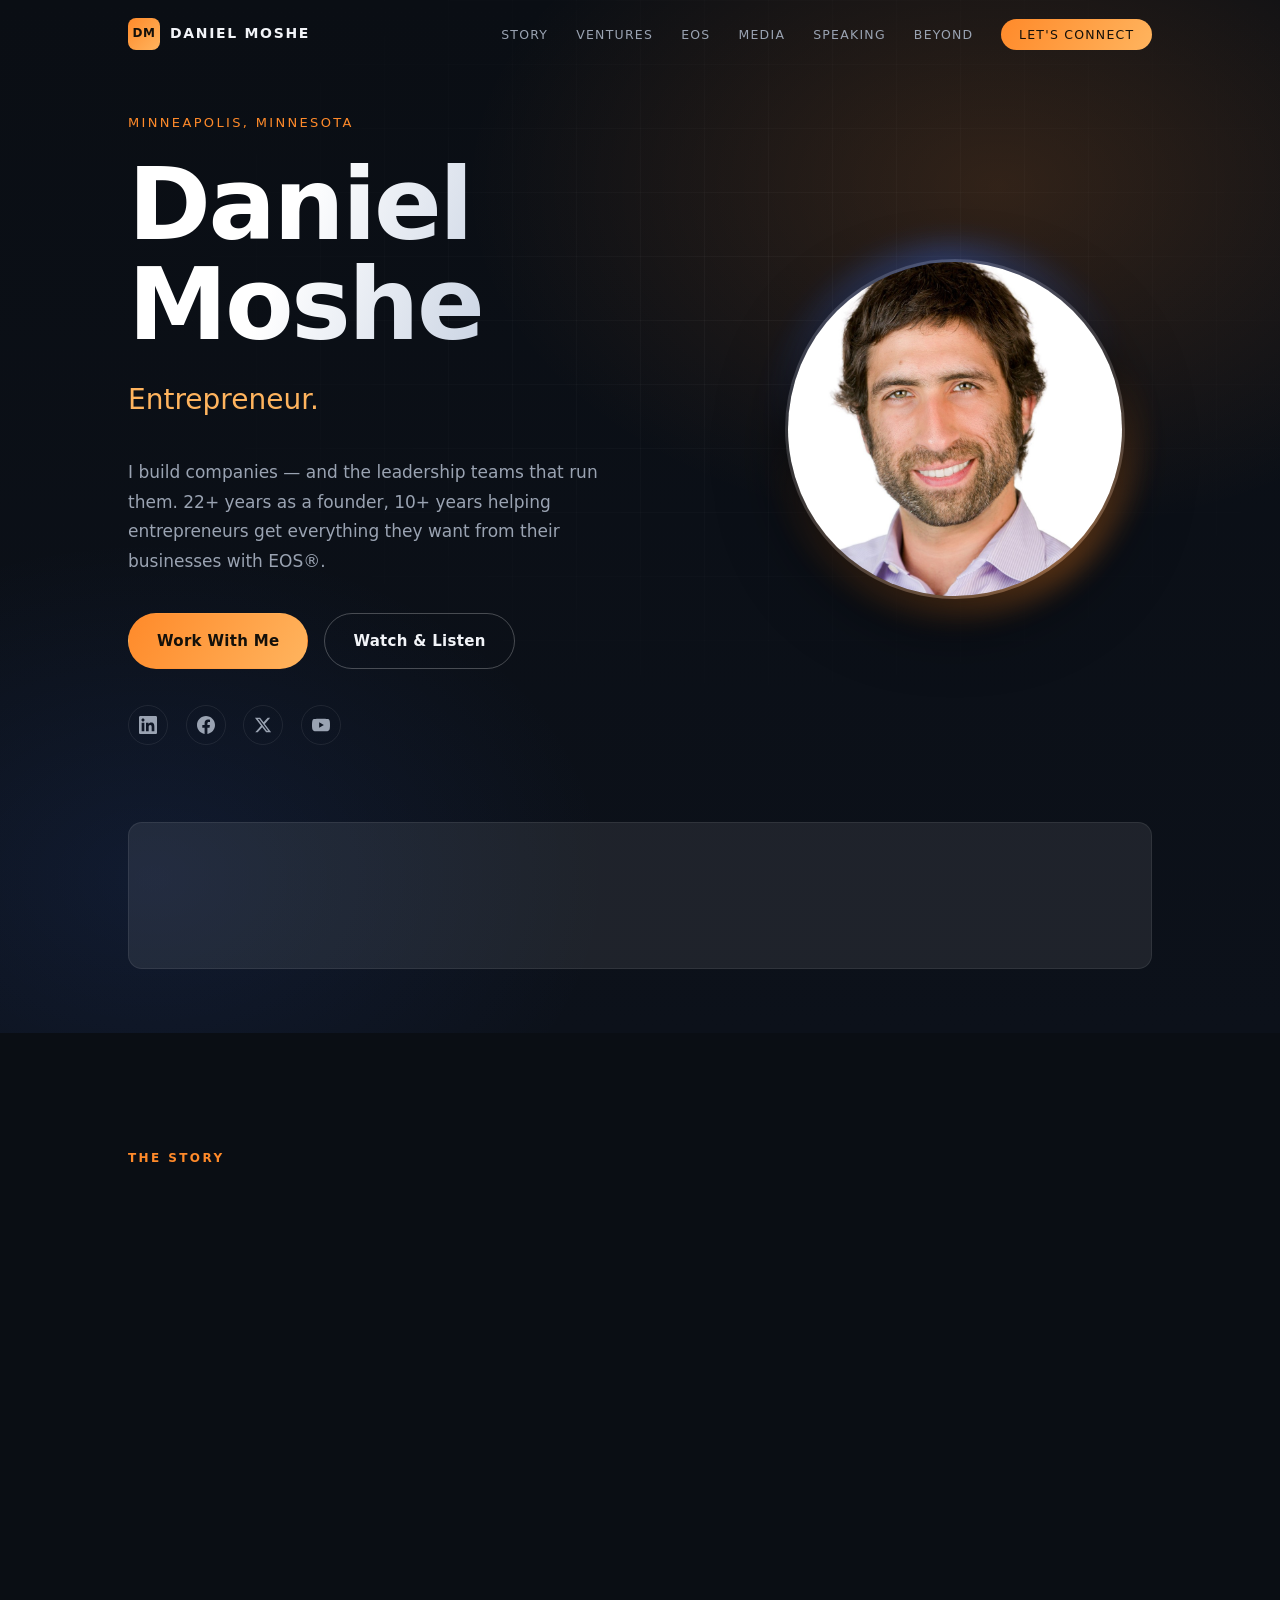
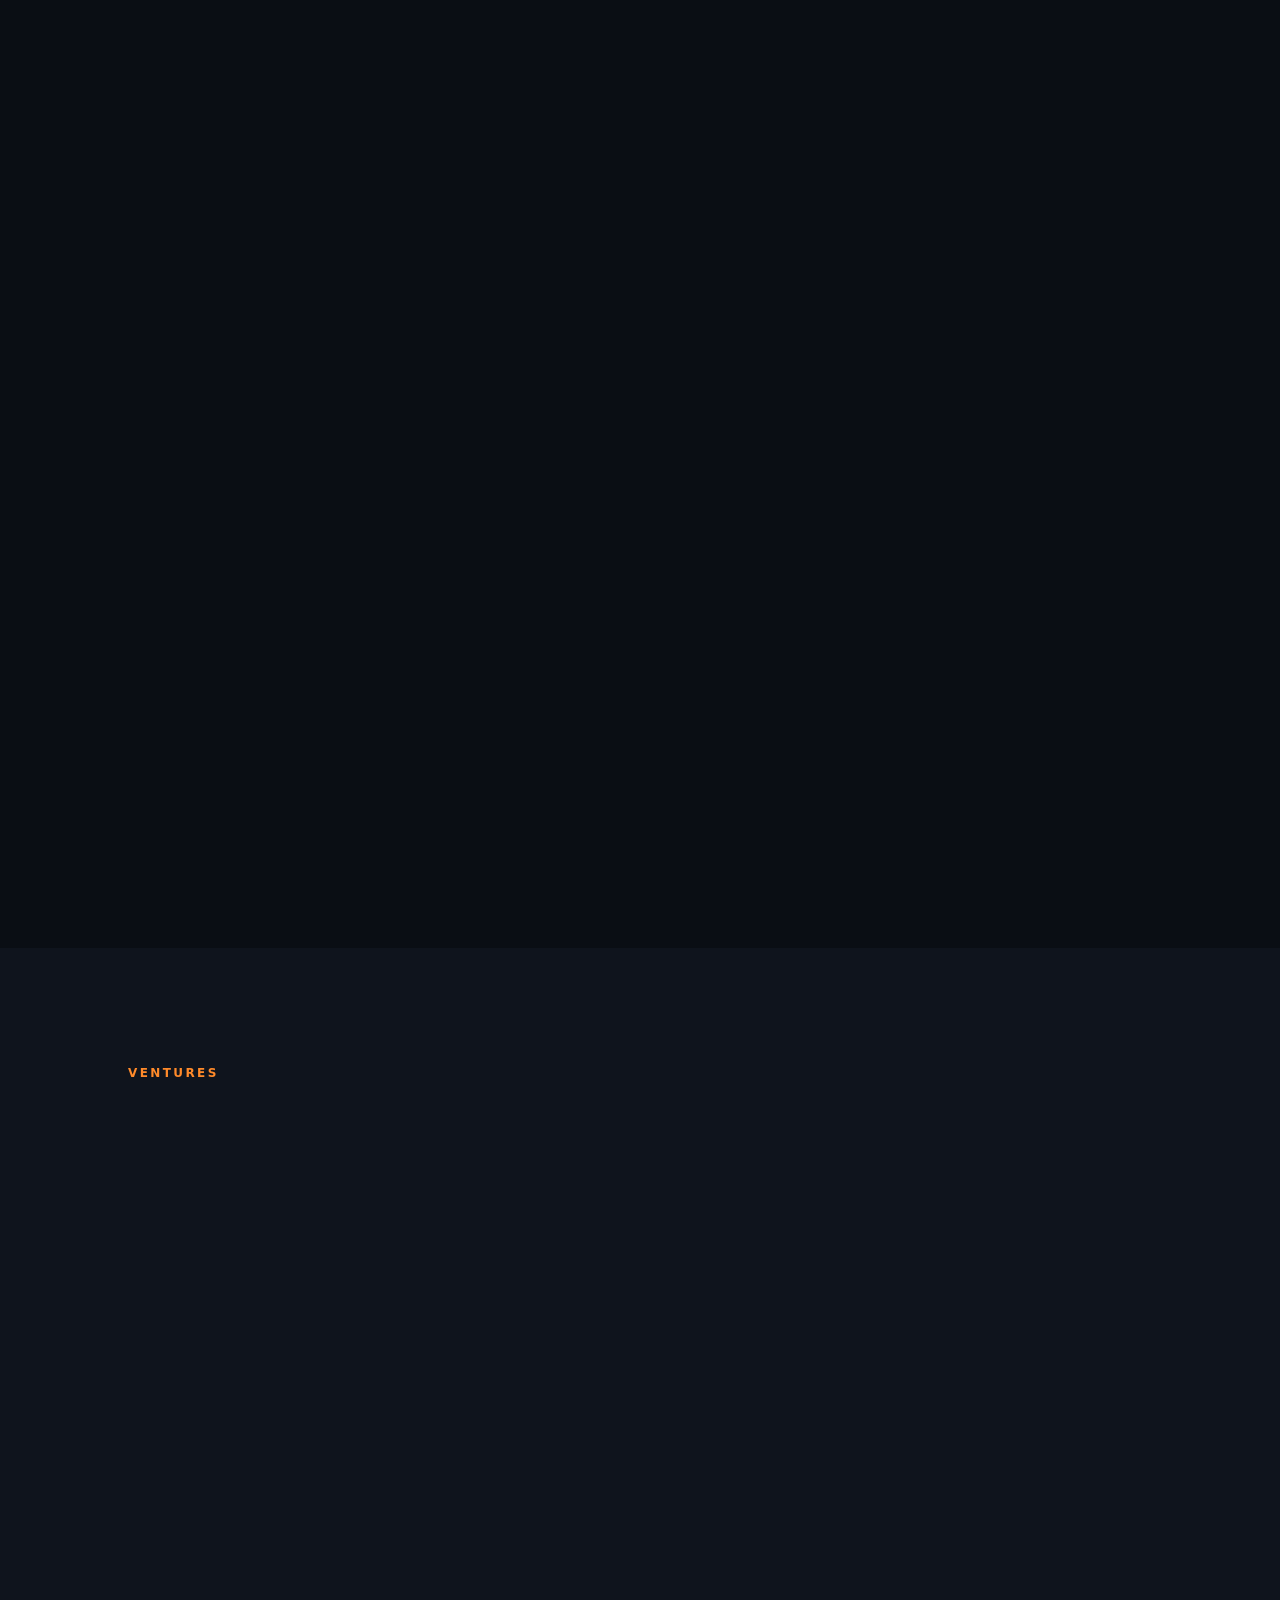
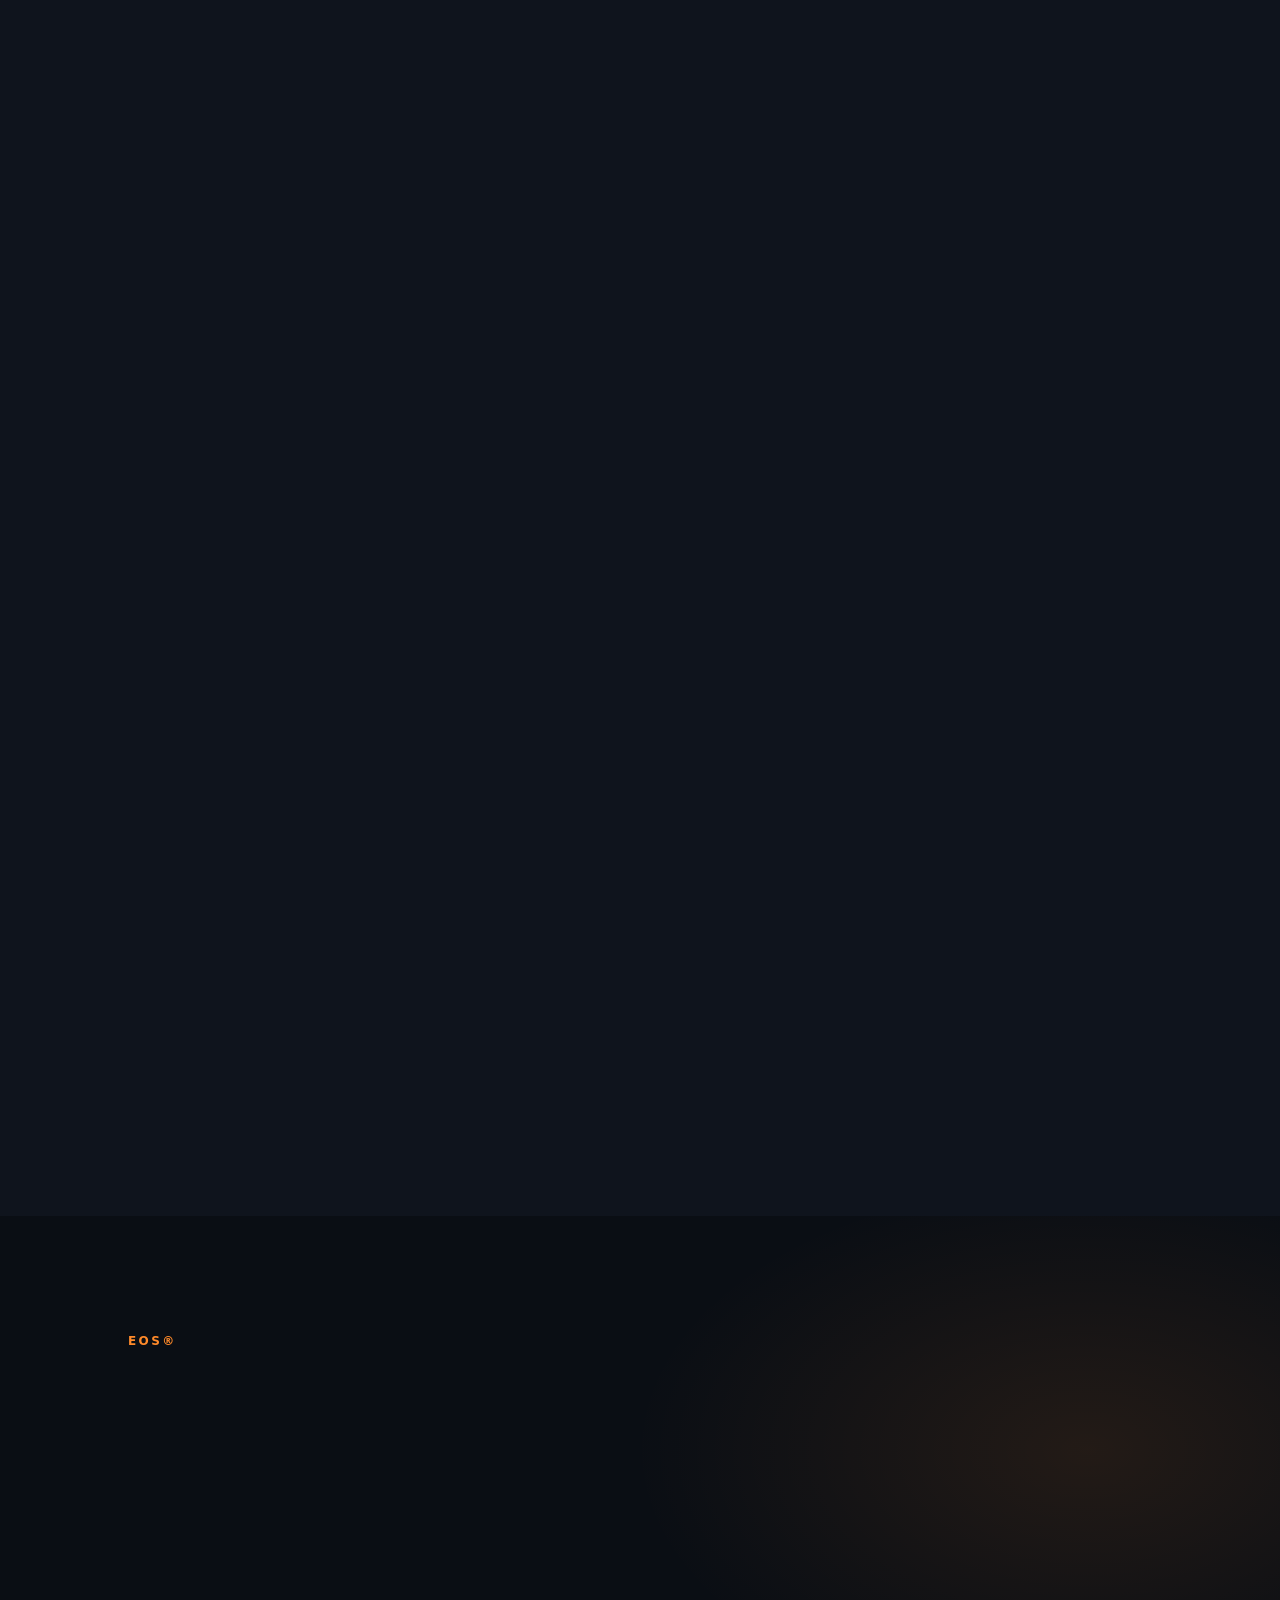
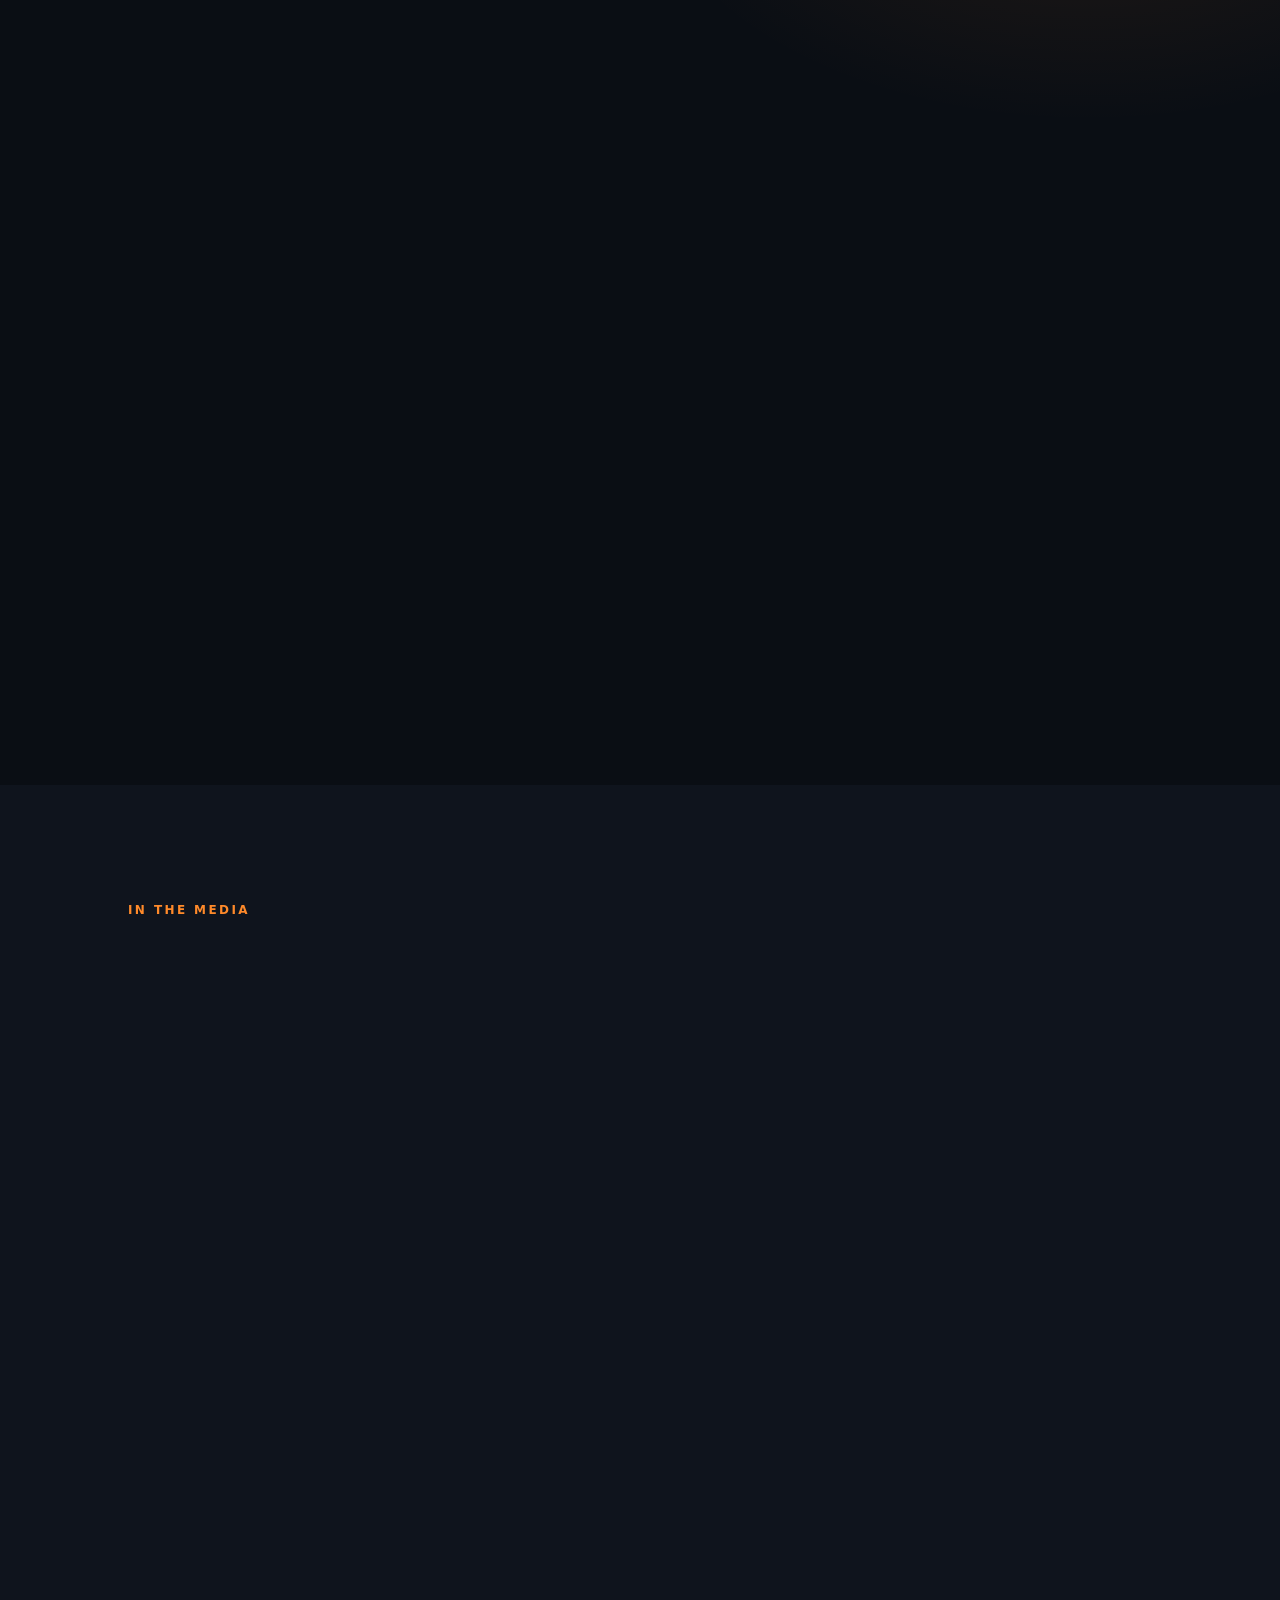
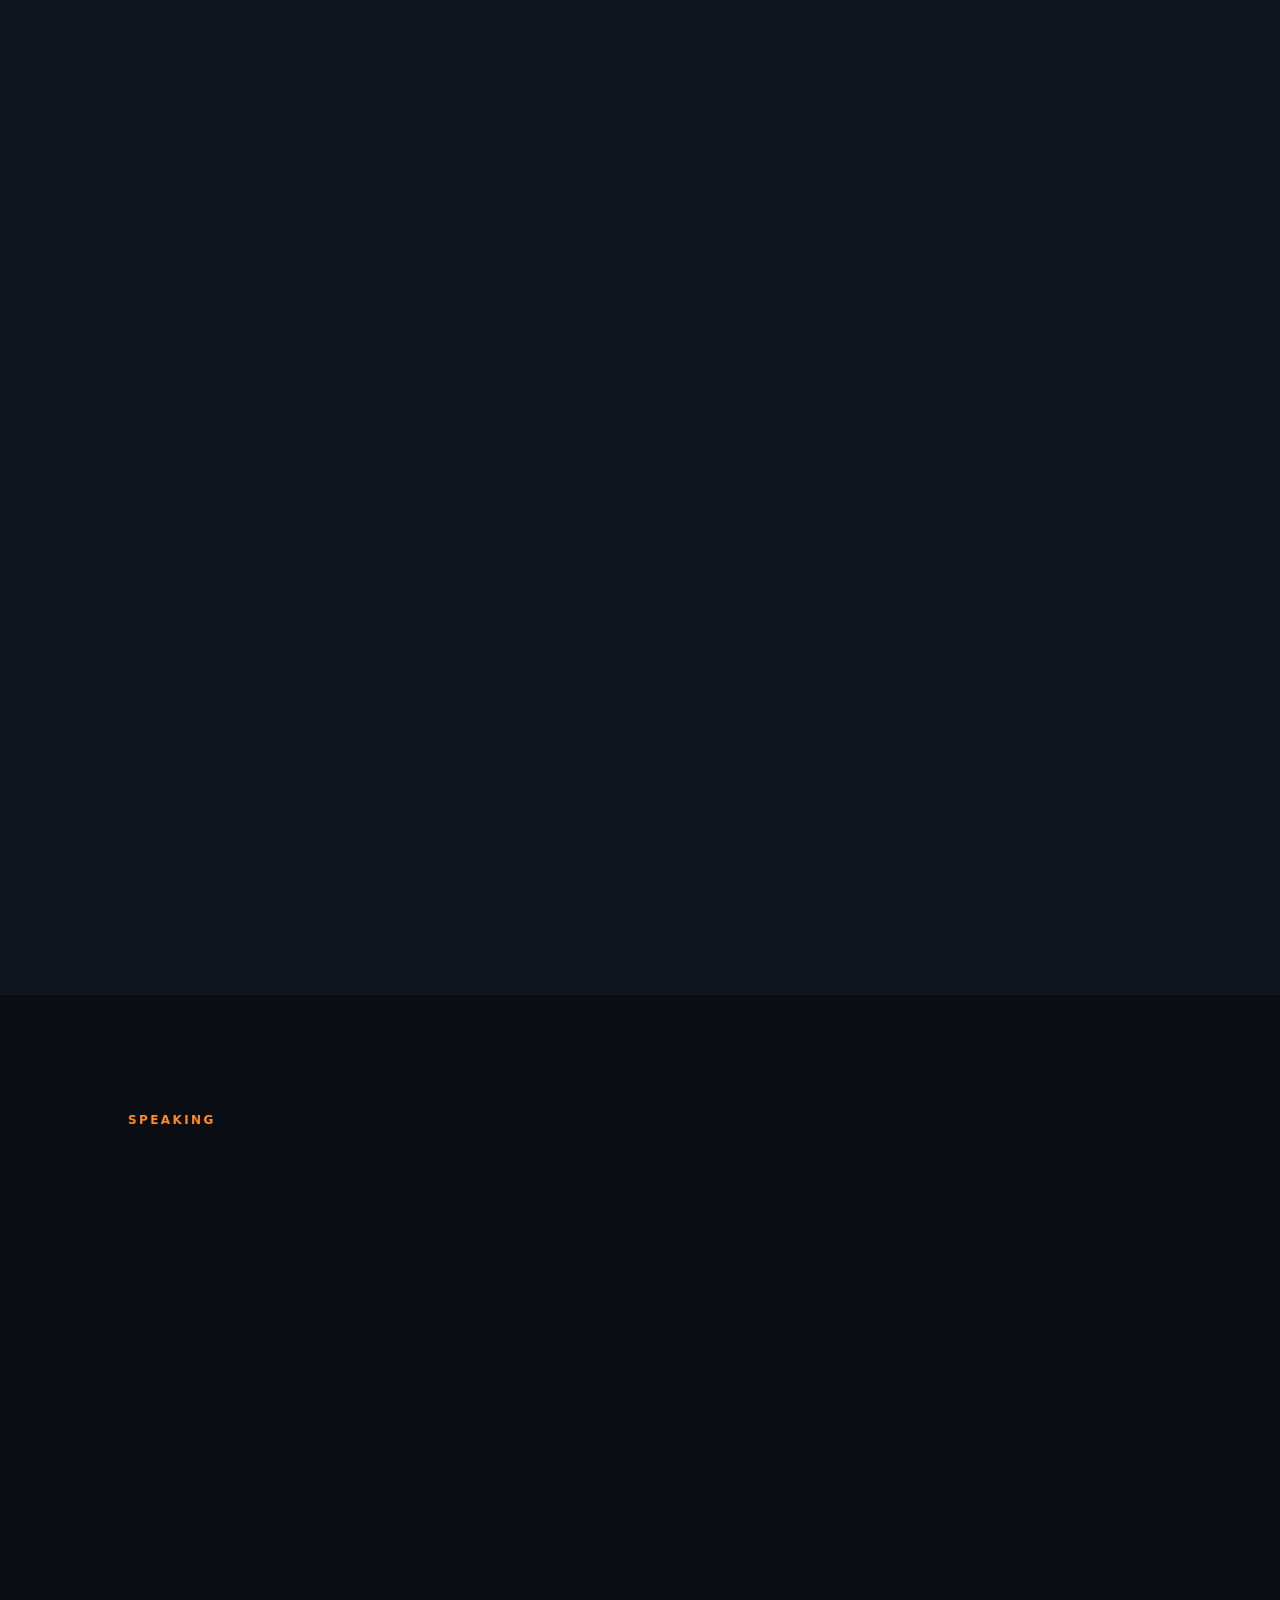
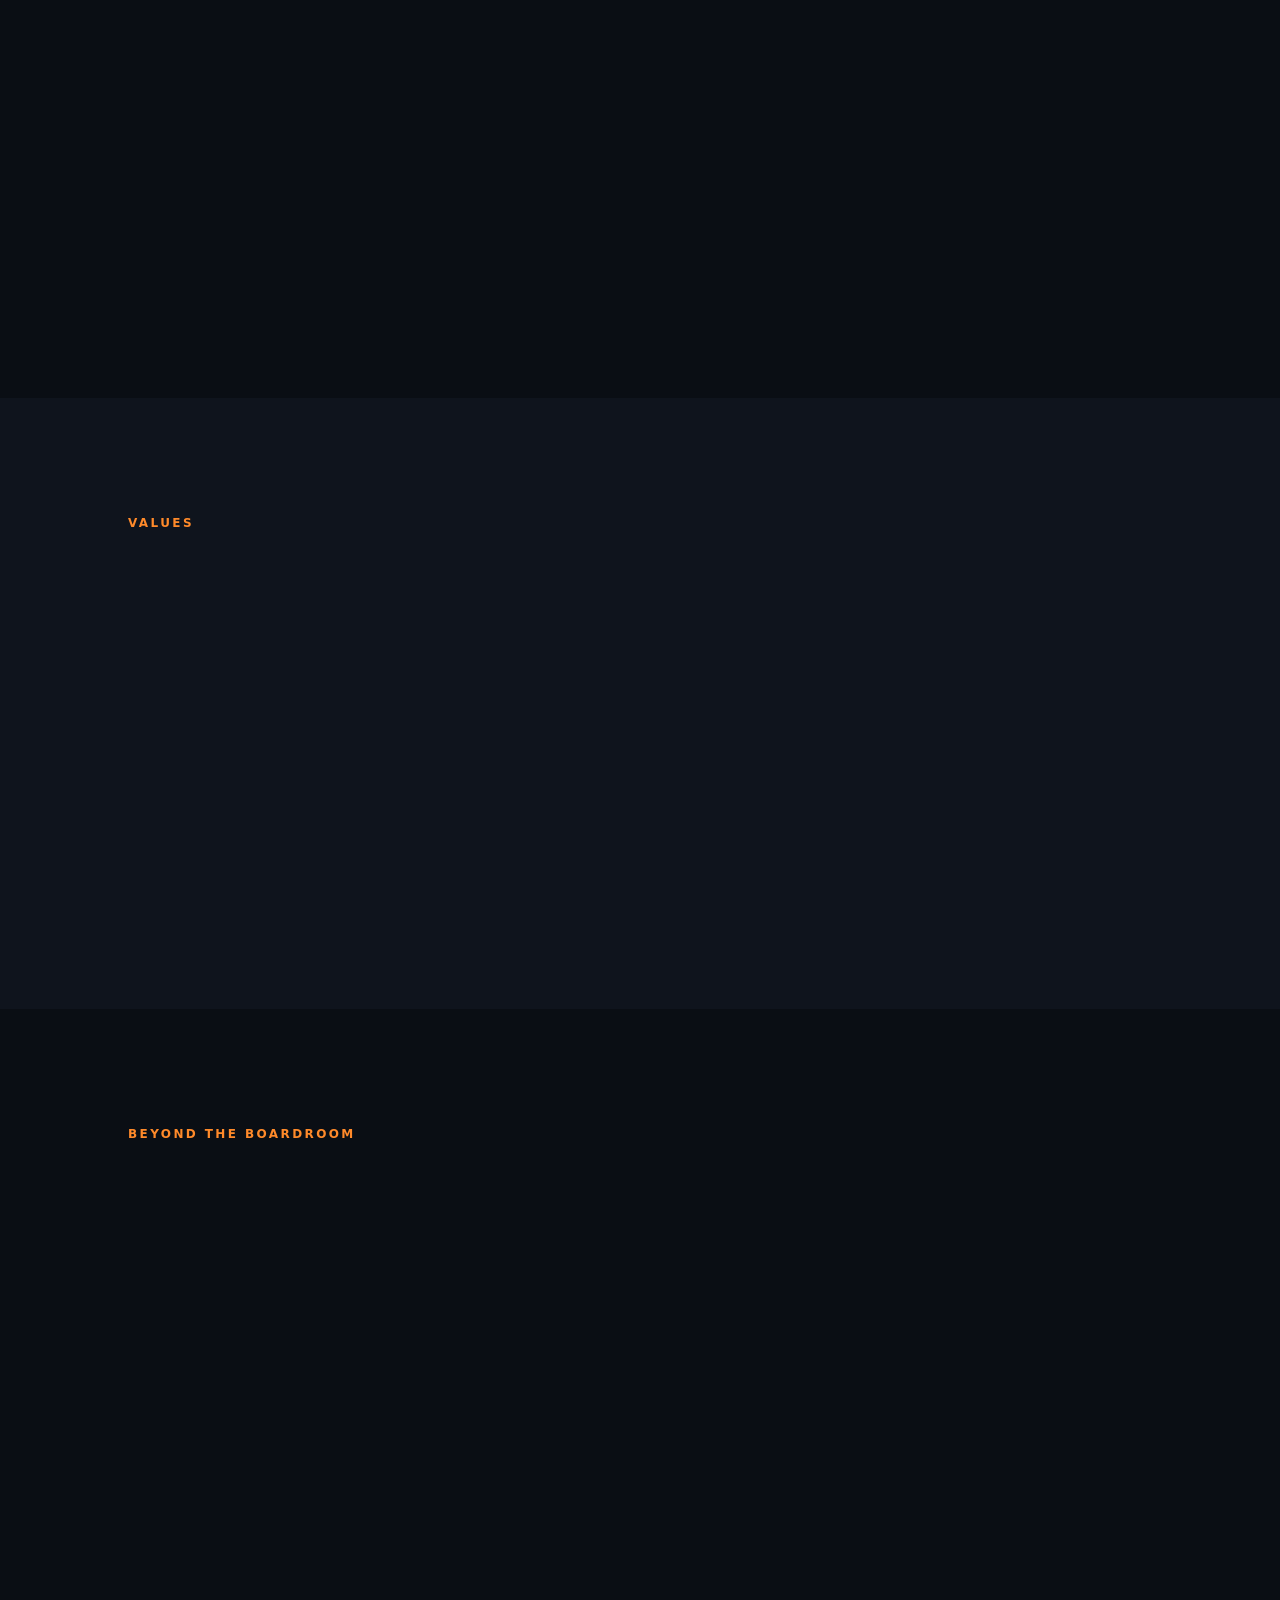
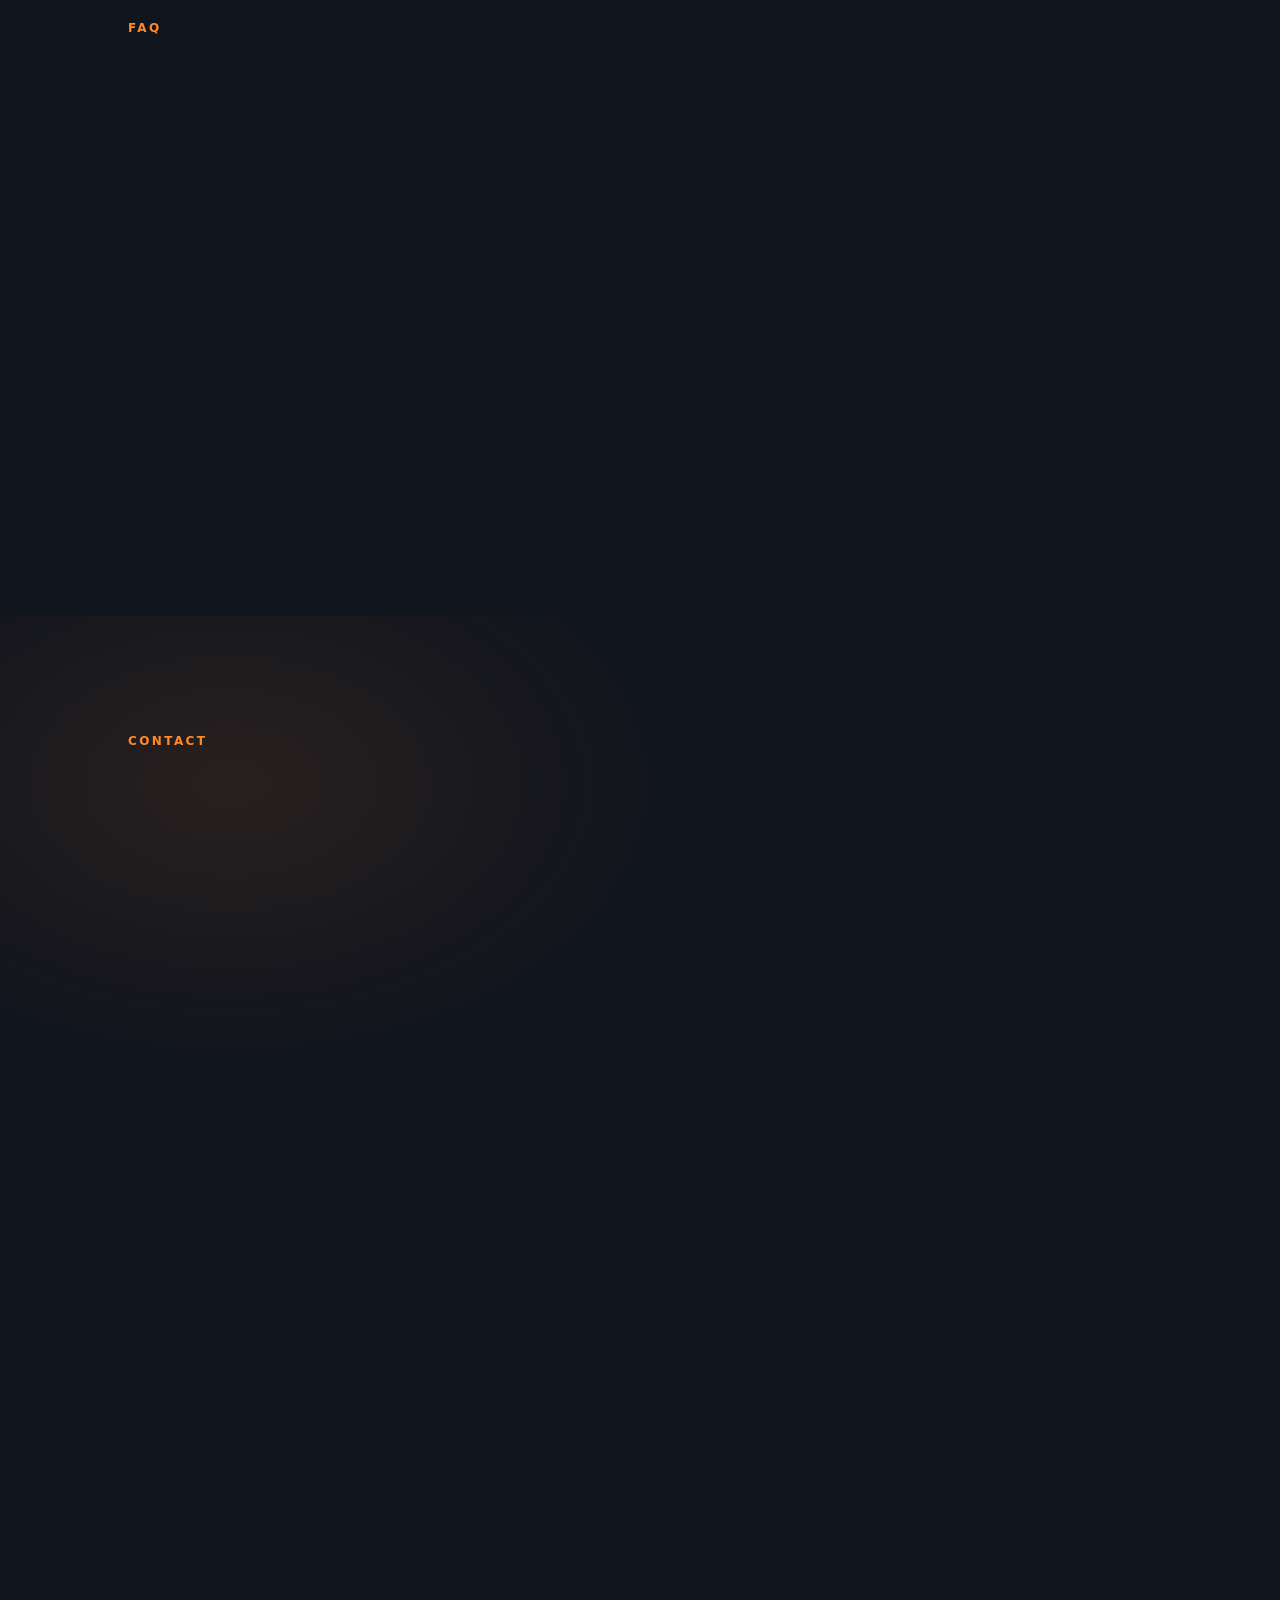
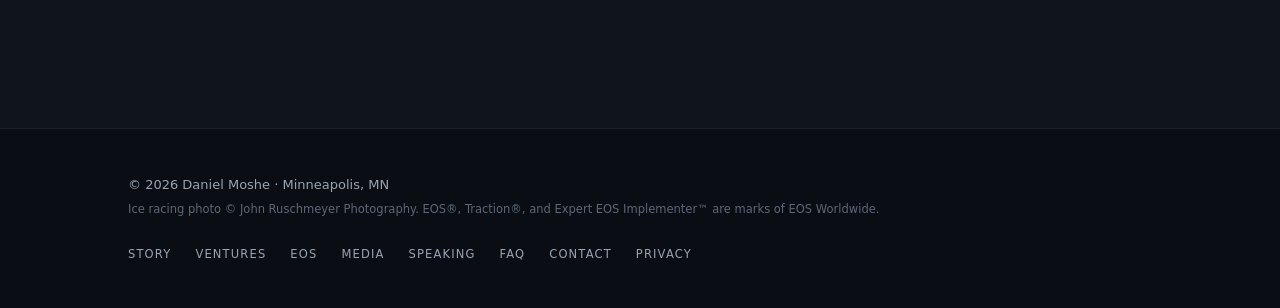
<file: index.html>
<!DOCTYPE html>
<html lang="en">
<head>
  <meta charset="UTF-8">
  <meta name="viewport" content="width=device-width, initial-scale=1.0">

  <!-- Security headers (meta-level; GitHub Pages cannot set HTTP headers) -->
  <meta http-equiv="Content-Security-Policy" content="default-src 'self'; script-src 'self'; style-src 'self' https://fonts.googleapis.com; font-src https://fonts.gstatic.com; img-src 'self' data: https://i.ytimg.com; connect-src 'self' https://formsubmit.co; form-action https://formsubmit.co; base-uri 'self'; object-src 'none'; upgrade-insecure-requests">
  <meta name="referrer" content="strict-origin-when-cross-origin">

  <!-- To list on Google: verify ownership in Google Search Console (https://search.google.com/search-console),
       choose the "HTML tag" method, and paste your verification tag below. (This is Search Console, not Analytics.)
  <meta name="google-site-verification" content="REPLACE_WITH_YOUR_TOKEN"> -->

  <title>Daniel Moshe — Entrepreneur, Expert EOS Implementer™ &amp; Speaker</title>
  <meta name="description" content="Daniel Moshe is a portfolio entrepreneur, national speaker, and Expert EOS Implementer™ based in Minneapolis. Founder of Tech Guru and Lucid Day, he helps leadership teams build great companies.">
  <link rel="canonical" href="https://danielmoshe.com">

  <!-- Open Graph -->
  <meta property="og:type"        content="website">
  <meta property="og:title"       content="Daniel Moshe — Entrepreneur, Expert EOS Implementer™ &amp; Speaker">
  <meta property="og:description" content="Portfolio entrepreneur, national speaker, and Expert EOS Implementer™. Founder of Tech Guru and Lucid Day. Helping leadership teams build great companies.">
  <meta property="og:url"         content="https://danielmoshe.com">
  <meta property="og:image"       content="https://danielmoshe.com/headshot.jpg">
  <meta property="og:site_name"   content="Daniel Moshe">

  <!-- Twitter Card -->
  <meta name="twitter:card"        content="summary_large_image">
  <meta name="twitter:title"       content="Daniel Moshe — Entrepreneur, Expert EOS Implementer™ &amp; Speaker">
  <meta name="twitter:description" content="Portfolio entrepreneur, national speaker, and Expert EOS Implementer™. Founder of Tech Guru and Lucid Day.">
  <meta name="twitter:image"       content="https://danielmoshe.com/headshot.jpg">

  <!-- Structured Data: Person -->
  <script type="application/ld+json">
  {
    "@context": "https://schema.org",
    "@type": "Person",
    "name": "Daniel Moshe",
    "jobTitle": "Portfolio Entrepreneur, Expert EOS Implementer, Speaker",
    "description": "Daniel Moshe is a portfolio entrepreneur, national speaker, and Expert EOS Implementer based in the Minneapolis area. He has founded and led five companies and delivered more than 500 EOS sessions for leadership teams.",
    "url": "https://danielmoshe.com",
    "image": "https://danielmoshe.com/headshot.jpg",
    "email": "daniel@danielmoshe.com",
    "telephone": "+16128506641",
    "address": {
      "@type": "PostalAddress",
      "addressLocality": "Wayzata",
      "addressRegion": "Minnesota",
      "addressCountry": "United States"
    },
    "alumniOf": {
      "@type": "CollegeOrUniversity",
      "name": "University of Minnesota, Carlson School of Management"
    },
    "worksFor": [
      { "@type": "Organization", "name": "Tech Guru", "url": "https://www.techguruit.com" },
      { "@type": "Organization", "name": "Lucid Day", "url": "https://www.lucidday.com" },
      { "@type": "Organization", "name": "EOS Worldwide", "url": "https://www.eosworldwide.com" }
    ],
    "knowsAbout": [
      "Entrepreneurial Operating System (EOS)",
      "Leadership team development",
      "Organizational health",
      "Business strategy",
      "Entrepreneurship",
      "Information technology strategy for accounting firms"
    ],
    "sameAs": [
      "https://www.linkedin.com/in/danmoshe",
      "https://www.facebook.com/immoshe",
      "https://x.com/immoshe",
      "https://implementer.eosworldwide.com/daniel-moshe/",
      "https://www.techguruit.com",
      "https://www.lucidday.com",
      "https://www.accountingtoday.com/author/daniel-moshe"
    ]
  }
  </script>

  <!-- Structured Data: WebSite -->
  <script type="application/ld+json">
  {
    "@context": "https://schema.org",
    "@type": "WebSite",
    "name": "Daniel Moshe",
    "url": "https://danielmoshe.com",
    "inLanguage": "en-US",
    "about": "Personal site of Daniel Moshe — entrepreneur, Expert EOS Implementer, and speaker."
  }
  </script>

  <!-- Structured Data: FAQ (mirrors the visible FAQ section) -->
  <script type="application/ld+json">
  {
    "@context": "https://schema.org",
    "@type": "FAQPage",
    "mainEntity": [
      {
        "@type": "Question",
        "name": "Who is Daniel Moshe?",
        "acceptedAnswer": { "@type": "Answer", "text": "Daniel Moshe is a Minneapolis-based portfolio entrepreneur, national speaker, and Expert EOS Implementer. He founded Tech Guru in 2004 and Lucid Day in 2020, and has delivered more than 500 EOS sessions for leadership teams." }
      },
      {
        "@type": "Question",
        "name": "What is an Expert EOS Implementer?",
        "acceptedAnswer": { "@type": "Answer", "text": "An Expert EOS Implementer is the most experienced tier of EOS Worldwide implementers. Daniel helps leadership teams run on EOS (the Entrepreneurial Operating System) to clarify their vision, build accountability, and gain Traction." }
      },
      {
        "@type": "Question",
        "name": "What is a free 90-Minute Meeting?",
        "acceptedAnswer": { "@type": "Answer", "text": "It is a complimentary session in which Daniel shows a leadership team how EOS works and how it can help eliminate common business frustrations. There is no obligation." }
      },
      {
        "@type": "Question",
        "name": "How can I work with or book Daniel Moshe?",
        "acceptedAnswer": { "@type": "Answer", "text": "Reach out through the contact form at danielmoshe.com for EOS implementation, mentoring, speaking engagements, or business opportunities. Daniel reads every message and responds personally." }
      }
    ]
  }
  </script>

  <!-- Favicons -->
  <link rel="icon" href="/favicon.ico" sizes="48x48">
  <link rel="icon" type="image/png" sizes="192x192" href="/icon-192.png">
  <link rel="icon" type="image/png" sizes="512x512" href="/icon-512.png">
  <link rel="apple-touch-icon" href="/apple-touch-icon.png">

  <!-- Google Fonts: Space Grotesk (display) + Inter (body) -->
  <link rel="preconnect" href="https://fonts.googleapis.com">
  <link rel="preconnect" href="https://fonts.gstatic.com" crossorigin>
  <link href="https://fonts.googleapis.com/css2?family=Space+Grotesk:wght@400;500;600;700&family=Inter:wght@300;400;500;600&display=swap" rel="stylesheet">

  <link rel="stylesheet" href="style.css?v=2">
</head>
<body>

  <!-- ============================================================
       Navigation
       ============================================================ -->
  <nav class="site-nav" id="site-nav" aria-label="Main navigation">
    <div class="nav-inner">

      <a href="#" class="nav-wordmark" aria-label="Daniel Moshe — back to top">
        <span class="nav-mark">DM</span> Daniel Moshe
      </a>

      <button
        class="menu-toggle"
        id="menu-toggle"
        aria-controls="nav-links"
        aria-expanded="false"
        aria-label="Toggle navigation menu"
      >
        <svg width="22" height="15" viewBox="0 0 22 15" fill="none" aria-hidden="true" focusable="false">
          <rect y="0"  width="22" height="1.5" rx="0.75" fill="currentColor"/>
          <rect y="6.75"  width="22" height="1.5" rx="0.75" fill="currentColor"/>
          <rect y="13.5" width="22" height="1.5" rx="0.75" fill="currentColor"/>
        </svg>
      </button>

      <ul class="nav-links" id="nav-links" role="list">
        <li><a href="#story">Story</a></li>
        <li><a href="#ventures">Ventures</a></li>
        <li><a href="#eos">EOS</a></li>
        <li><a href="#media">Media</a></li>
        <li><a href="#speaking">Speaking</a></li>
        <li><a href="#beyond">Beyond</a></li>
        <li><a class="nav-cta" href="#contact">Let's Connect</a></li>
      </ul>

    </div>
  </nav>

  <main>

    <!-- ============================================================
         Hero
         ============================================================ -->
    <section class="hero" aria-label="Introduction">
      <div class="hero-bg" aria-hidden="true"></div>
      <div class="container">
        <div class="hero-grid">

          <div class="hero-text">
            <p class="hero-eyebrow">Minneapolis, Minnesota</p>
            <h1 class="hero-name">Daniel Moshe</h1>
            <p class="hero-roles" aria-label="Entrepreneur, EOS Implementer, Speaker, Pilot">
              <span class="role-rotator" id="role-rotator">Entrepreneur.</span>
            </p>
            <p class="hero-descriptor">
              I build companies — and the leadership teams that run them.
              22+ years as a founder, 10+ years helping entrepreneurs get
              everything they want from their businesses with EOS®.
            </p>
            <div class="hero-actions">
              <a class="btn btn-primary" href="#contact">Work With Me</a>
              <a class="btn btn-ghost" href="#media">Watch &amp; Listen</a>
            </div>
            <ul class="hero-social" role="list" aria-label="Social profiles">
              <li><a href="https://www.linkedin.com/in/danmoshe" target="_blank" rel="noopener noreferrer" aria-label="LinkedIn">
                <svg width="18" height="18" viewBox="0 0 24 24" fill="currentColor" aria-hidden="true"><path d="M20.447 20.452h-3.554v-5.569c0-1.328-.027-3.037-1.852-3.037-1.853 0-2.136 1.445-2.136 2.939v5.667H9.351V9h3.414v1.561h.046c.477-.9 1.637-1.85 3.37-1.85 3.601 0 4.267 2.37 4.267 5.455v6.286zM5.337 7.433c-1.144 0-2.063-.926-2.063-2.065 0-1.138.92-2.063 2.063-2.063 1.14 0 2.064.925 2.064 2.063 0 1.139-.925 2.065-2.064 2.065zm1.782 13.019H3.555V9h3.564v11.452zM22.225 0H1.771C.792 0 0 .774 0 1.729v20.542C0 23.227.792 24 1.771 24h20.451C23.2 24 24 23.227 24 22.271V1.729C24 .774 23.2 0 22.222 0h.003z"/></svg>
              </a></li>
              <li><a href="https://www.facebook.com/immoshe" target="_blank" rel="noopener noreferrer" aria-label="Facebook">
                <svg width="18" height="18" viewBox="0 0 24 24" fill="currentColor" aria-hidden="true"><path d="M24 12.073c0-6.627-5.373-12-12-12s-12 5.373-12 12c0 5.99 4.388 10.954 10.125 11.854v-8.385H7.078v-3.47h3.047V9.43c0-3.007 1.792-4.669 4.533-4.669 1.312 0 2.686.235 2.686.235v2.953H15.83c-1.491 0-1.956.925-1.956 1.874v2.25h3.328l-.532 3.47h-2.796v8.385C19.612 23.027 24 18.062 24 12.073z"/></svg>
              </a></li>
              <li><a href="https://x.com/immoshe" target="_blank" rel="noopener noreferrer" aria-label="X (Twitter)">
                <svg width="18" height="18" viewBox="0 0 24 24" fill="currentColor" aria-hidden="true"><path d="M18.244 2.25h3.308l-7.227 8.26 8.502 11.24H16.17l-5.214-6.817L4.99 21.75H1.68l7.73-8.835L1.254 2.25H8.08l4.713 6.231zm-1.161 17.52h1.833L7.084 4.126H5.117z"/></svg>
              </a></li>
              <li><a href="https://www.youtube.com/techguru" target="_blank" rel="noopener noreferrer" aria-label="YouTube">
                <svg width="18" height="18" viewBox="0 0 24 24" fill="currentColor" aria-hidden="true"><path d="M23.498 6.186a3.016 3.016 0 0 0-2.122-2.136C19.505 3.545 12 3.545 12 3.545s-7.505 0-9.377.505A3.017 3.017 0 0 0 .502 6.186C0 8.07 0 12 0 12s0 3.93.502 5.814a3.016 3.016 0 0 0 2.122 2.136c1.871.505 9.376.505 9.376.505s7.505 0 9.377-.505a3.015 3.015 0 0 0 2.122-2.136C24 15.93 24 12 24 12s0-3.93-.502-5.814zM9.545 15.568V8.432L15.818 12l-6.273 3.568z"/></svg>
              </a></li>
            </ul>
          </div>

          <div class="hero-photo-wrap">
            <div class="hero-photo-ring" aria-hidden="true"></div>
            <img class="hero-photo" src="headshot.jpg?v=2" alt="Daniel Moshe" width="1000" height="1000">
          </div>

        </div>

        <!-- Stats -->
        <ul class="hero-stats" role="list">
          <li class="stat reveal">
            <span class="stat-number">22+</span>
            <span class="stat-label">Years building companies</span>
          </li>
          <li class="stat reveal">
            <span class="stat-number">5</span>
            <span class="stat-label">Companies founded &amp; led</span>
          </li>
          <li class="stat reveal">
            <span class="stat-number">10+</span>
            <span class="stat-label">Years implementing EOS®</span>
          </li>
          <li class="stat reveal">
            <span class="stat-number">500+</span>
            <span class="stat-label">EOS® sessions delivered</span>
          </li>
        </ul>
      </div>
    </section>

    <!-- ============================================================
         Story
         ============================================================ -->
    <section class="site-section" id="story" aria-labelledby="story-label">
      <div class="container">

        <h2 id="story-label" class="section-label">The Story</h2>
        <p class="section-heading reveal">From a dorm room at the U of M<br>to a portfolio of companies.</p>

        <div class="story-grid">
          <div class="story-body reveal">
            <p>
              Daniel Moshe is a portfolio entrepreneur, national speaker, and Expert EOS
              Implementer™ based in the Minneapolis area, where he lives with his two sons,
              Isaac and Jonah, and the family dog, Eddie.
              He founded his first company, Tech Guru, in 2004 while studying entrepreneurship
              and management information systems at the University of Minnesota's Carlson
              School of Management — zipping around the Twin Cities with clients' laptops
              strapped to the back of his motorcycle, and discovering the real challenges of
              building a business firsthand.
            </p>
            <p>
              That experience led him to EOS® — the Entrepreneurial Operating System® — which
              he encountered through an entrepreneurial accelerator program. He has run every
              one of his businesses on EOS since 2011, and in 2016 he did what most founders
              only dream about: he worked himself out of a day-to-day job in his own company.
            </p>
            <p>
              Since then, Daniel has delivered more than 500 sessions for leadership teams
              across industries as an Expert EOS Implementer™ — helping them crystallize their
              vision, instill discipline and accountability, and gain real Traction® — all
              while continuing to start and grow technology companies. Known as "the caring entrepreneur," he serves as a mentor
              in the Entrepreneurs' Organization (EO) Accelerator program, guiding early-stage
              founders building strong foundations for growth, and is passionate about making
              a positive impact in the world.
            </p>
          </div>

          <ol class="timeline reveal" role="list">
            <li class="timeline-item">
              <span class="timeline-year">1999</span>
              <p>Starts fixing PCs and servers at Corporate Technologies — falls in love with solving problems through technology.</p>
            </li>
            <li class="timeline-item">
              <span class="timeline-year">2004</span>
              <p>Founds Tech Guru from his dorm room at the Carlson School of Management.</p>
            </li>
            <li class="timeline-item">
              <span class="timeline-year">2011</span>
              <p>Discovers EOS through an entrepreneurial accelerator — and runs every business on it since.</p>
            </li>
            <li class="timeline-item">
              <span class="timeline-year">2016</span>
              <p>Becomes a Certified EOS Implementer™ and works himself out of a day-to-day job at his own company.</p>
            </li>
            <li class="timeline-item">
              <span class="timeline-year">2020</span>
              <p>Founds Lucid Day, a monday.com consultancy empowering effective teams.</p>
            </li>
            <li class="timeline-item">
              <span class="timeline-year">Today</span>
              <p>Expert EOS Implementer™, national speaker, and portfolio entrepreneur — helping leadership teams live their best lives.</p>
            </li>
          </ol>
        </div>

        <div class="honors reveal">
          <h3 class="media-subhead">Recognition</h3>
          <ul class="honors-list" role="list">
            <li>Inc. 5000 — America's Fastest-Growing Companies (Tech Guru, 2017 &amp; 2018)</li>
            <li>Fast 50 — Minneapolis/St. Paul Business Journal (Tech Guru)</li>
            <li>Expert EOS Implementer™ — 500+ sessions</li>
            <li>CPE Instructor — Minnesota Society of CPAs</li>
            <li>Mentor — EO Accelerator</li>
            <li>Presenter — Scaling New Heights®</li>
          </ul>
        </div>

      </div>
    </section>

    <!-- ============================================================
         Ventures
         ============================================================ -->
    <section class="site-section section-alt" id="ventures" aria-labelledby="ventures-label">
      <div class="container">

        <h2 id="ventures-label" class="section-label">Ventures</h2>
        <p class="section-heading reveal">Companies I've built and lead.</p>

        <div class="venture-rows">

          <article class="venture-row reveal">
            <div class="venture-logo"><img src="logo-techguru.png" alt="Tech Guru logo" loading="lazy"></div>
            <div class="venture-card-header">
              <h3>Tech Guru</h3>
              <span class="venture-meta">Founded 2004 · CEO</span>
            </div>
            <p>
              The CPA tech department for accounting firms. A nationwide IT services company
              delivering CIO-level strategy, security, and support to the CPA firms of the future.
            </p>
            <a class="card-link" href="https://www.techguruit.com" target="_blank" rel="noopener noreferrer">techguruit.com →</a>
          </article>

          <article class="venture-row reveal">
            <div class="venture-logo"><img src="logo-lucidday.png" alt="Lucid Day logo" loading="lazy"></div>
            <div class="venture-card-header">
              <h3>Lucid Day</h3>
              <span class="venture-meta">Founded 2020 · Founder &amp; Chairman</span>
            </div>
            <p>
              A monday.com partner that designs and builds customized workflows for operations,
              project, and team management — empowering effective teams.
            </p>
            <a class="card-link" href="https://www.lucidday.com" target="_blank" rel="noopener noreferrer">lucidday.com →</a>
          </article>

          <article class="venture-row reveal">
            <div class="venture-logo"><img src="logo-eos.png" alt="EOS Worldwide logo" loading="lazy"></div>
            <div class="venture-card-header">
              <h3>EOS Implementation Practice</h3>
              <span class="venture-meta">Since 2016 · Expert EOS Implementer™</span>
            </div>
            <p>
              Helping entrepreneurs and their leadership teams solve root problems, lead more
              effectively, and gain Traction® with a simple, proven operating system.
            </p>
            <a class="card-link" href="https://implementer.eosworldwide.com/daniel-moshe/" target="_blank" rel="noopener noreferrer">My EOS Worldwide profile →</a>
          </article>

          <article class="venture-row reveal">
            <div class="venture-logo"><img src="logo-sherwood.png" alt="Sherwood Treehouse logo" loading="lazy"></div>
            <div class="venture-card-header">
              <h3>Sherwood Treehouse</h3>
              <span class="venture-meta">Vacation Rental</span>
            </div>
            <p>
              A six-bedroom retreat overlooking the Sherwood Forest, 15 minutes from downtown
              Minneapolis — perfect for leadership offsites and family getaways.
            </p>
            <a class="card-link" href="https://www.sherwoodtreehouse.com" target="_blank" rel="noopener noreferrer">sherwoodtreehouse.com →</a>
          </article>

        </div>

        <div class="venture-cards">

          <article class="venture-card reveal">
            <div class="venture-card-media">
              <img src="karting-grid.jpg" alt="The Moshe Motorsports kart fleet lined up on the grid" loading="lazy">
            </div>
            <div class="venture-card-body">
              <div class="venture-card-header">
                <h3>Moshe Motorsports</h3>
                <span class="venture-meta">Family Racing Team</span>
              </div>
              <p>
                The family go-kart racing team: a fleet of three karts, a trailer to haul them,
                and all three Moshes — Daniel, Isaac, and Jonah — racing at tracks across the
                Midwest. Home track: Stockholm Karting Center in Cokato, Minnesota.
              </p>
              <a class="card-link" href="https://stockholmkartingcenter.com" target="_blank" rel="noopener noreferrer">stockholmkartingcenter.com →</a>
            </div>
          </article>

        </div>
      </div>
    </section>

    <!-- ============================================================
         EOS
         ============================================================ -->
    <section class="site-section eos-section" id="eos" aria-labelledby="eos-label">
      <div class="container">

        <h2 id="eos-label" class="section-label">EOS®</h2>
        <p class="section-heading reveal">Get everything you want<br>from your business.</p>

        <div class="eos-grid">
          <div class="eos-body reveal">
            <p>
              EOS — the Entrepreneurial Operating System — is a complete set of simple, practical
              tools that helps entrepreneurs get what they want from their businesses. As an Expert
              EOS Implementer™ who runs his own companies on EOS, Daniel brings the credibility of
              an active, practicing entrepreneur to every session. He helps leadership teams:
            </p>
            <ul class="eos-list" role="list">
              <li><strong>Vision</strong> — crystallize where you're going and get everyone rowing in the same direction.</li>
              <li><strong>Traction®</strong> — instill discipline and accountability so the vision actually happens.</li>
              <li><strong>Healthy</strong> — build a cohesive, functional, healthy leadership team.</li>
            </ul>
          </div>

          <aside class="eos-cta-card reveal">
            <h3>Free 90-Minute Meeting</h3>
            <p>
              Curious whether EOS is right for your company? In a free 90-Minute Meeting,
              Daniel will show you and your leadership team how EOS eliminates the most
              common business frustrations. No pitch — just the lightbulb moment.
            </p>
            <a class="btn btn-primary" href="#contact">Book Your 90-Minute Meeting</a>
          </aside>
        </div>

        <div class="eos-photos reveal">
          <figure>
            <img src="eos-500.jpg" alt="Daniel and an EOS client team celebrating his 500th session with balloons and The EOS Life sign" loading="lazy">
            <figcaption>Celebrating session #500 — living The EOS Life®.</figcaption>
          </figure>
          <figure>
            <img src="eos-clients-1.jpg" alt="Daniel with an EOS client leadership team" loading="lazy">
            <figcaption>With one of the leadership teams Daniel coaches.</figcaption>
          </figure>
          <figure>
            <img src="eos-clients-2.jpg" alt="Daniel with an EOS client leadership team outdoors on a fall session day" loading="lazy">
            <figcaption>Fall session day with an EOS client team.</figcaption>
          </figure>
        </div>

      </div>
    </section>

    <!-- ============================================================
         Media — videos, podcasts, articles
         ============================================================ -->
    <section class="site-section section-alt" id="media" aria-labelledby="media-label">
      <div class="container">

        <h2 id="media-label" class="section-label">In the Media</h2>
        <p class="section-heading reveal">Watch. Listen. Read.</p>

        <h3 class="media-subhead reveal">Videos</h3>
        <div class="video-cards">

          <a class="video-card reveal" href="https://www.youtube.com/watch?v=2iMSWmNsk2o" target="_blank" rel="noopener noreferrer">
            <div class="video-thumb">
              <img src="https://i.ytimg.com/vi/2iMSWmNsk2o/hqdefault.jpg" alt="Video: The 90 Minute Meeting" loading="lazy">
              <span class="play-badge" aria-hidden="true">▶</span>
            </div>
            <div class="video-card-body">
              <h4>The 90 Minute Meeting</h4>
              <p>EOS Worldwide · Featuring Dan Moshe</p>
            </div>
          </a>

          <a class="video-card reveal" href="https://www.youtube.com/watch?v=w3rsQYsdR_8" target="_blank" rel="noopener noreferrer">
            <div class="video-thumb">
              <img src="https://i.ytimg.com/vi/w3rsQYsdR_8/hqdefault.jpg" alt="Video: The EOS Implementer Journey, featuring Dan Moshe" loading="lazy">
              <span class="play-badge" aria-hidden="true">▶</span>
            </div>
            <div class="video-card-body">
              <h4>The EOS Implementer™ Journey</h4>
              <p>EOS Worldwide · Featuring Dan Moshe</p>
            </div>
          </a>

          <a class="video-card reveal" href="https://www.youtube.com/watch?v=gkeiODGUcdM" target="_blank" rel="noopener noreferrer">
            <div class="video-thumb">
              <img src="https://i.ytimg.com/vi/gkeiODGUcdM/hqdefault.jpg" alt="Video: Should You Become an EOS Implementer? Featuring Dan Moshe" loading="lazy">
              <span class="play-badge" aria-hidden="true">▶</span>
            </div>
            <div class="video-card-body">
              <h4>Should You Become an EOS Implementer™?</h4>
              <p>EOS Worldwide · Featuring Dan Moshe</p>
            </div>
          </a>

          <a class="video-card reveal" href="https://www.youtube.com/watch?v=0q20O8k5ObE" target="_blank" rel="noopener noreferrer">
            <div class="video-thumb">
              <img src="https://i.ytimg.com/vi/0q20O8k5ObE/hqdefault.jpg" alt="Video: What's it like to be an EOS Implementer? Featuring Dan Moshe" loading="lazy">
              <span class="play-badge" aria-hidden="true">▶</span>
            </div>
            <div class="video-card-body">
              <h4>What's It Like to Be an EOS Implementer™?</h4>
              <p>EOS Worldwide · Featuring Dan Moshe</p>
            </div>
          </a>

        </div>

        <div class="media-columns">
          <div class="media-col reveal">
            <h3 class="media-subhead">Podcasts &amp; Interviews</h3>
            <ul class="media-list" role="list">
              <li>
                <a href="https://www.youtube.com/watch?v=Mv3BPAjuD70" target="_blank" rel="noopener noreferrer">
                  <span class="media-title">Make a Bigger Impact on the World</span>
                  <span class="media-source">Multiplier Mindset® with Dan Sullivan, Strategic Coach</span>
                </a>
              </li>
              <li>
                <a href="https://paulhigginsmentoring.com/how-to-move-from-an-msp-to-cloud-consulting-with-daniel-moshe/" target="_blank" rel="noopener noreferrer">
                  <span class="media-title">How to Move from an MSP to Cloud Consulting</span>
                  <span class="media-source">Paul Higgins Mentoring Podcast · Episode 447</span>
                </a>
              </li>
              <li>
                <a href="https://poegroupadvisors.com/blog/cpafirmitpodcast/" target="_blank" rel="noopener noreferrer">
                  <span class="media-title">Modernizing Accounting Firms</span>
                  <span class="media-source">Poe Group Advisors Podcast</span>
                </a>
              </li>
            </ul>
          </div>

          <div class="media-col reveal">
            <h3 class="media-subhead">Articles &amp; Writing</h3>
            <ul class="media-list" role="list">
              <li>
                <a href="https://www.accountingtoday.com/opinion/fundamentals-of-the-truly-virtual-cpa-firm" target="_blank" rel="noopener noreferrer">
                  <span class="media-title">Fundamentals of the Truly Virtual Firm</span>
                  <span class="media-source">Accounting Today</span>
                </a>
              </li>
              <li>
                <a href="https://report.woodard.com/articles/russias-cyberwar-and-escalating-cybersecurity-threats-witawr" target="_blank" rel="noopener noreferrer">
                  <span class="media-title">Russian Invasion Escalates Global Cybersecurity Threats</span>
                  <span class="media-source">The Woodard Report</span>
                </a>
              </li>
              <li>
                <a href="https://report.woodard.com/articles/common-technology-security-fails-protecting-your-clients-information" target="_blank" rel="noopener noreferrer">
                  <span class="media-title">Common Technology Security Fails: Protecting Your Clients' Information</span>
                  <span class="media-source">The Woodard Report</span>
                </a>
              </li>
              <li>
                <a href="https://gusto.com/resources/articles/author/danielmoshe" target="_blank" rel="noopener noreferrer">
                  <span class="media-title">Author Page</span>
                  <span class="media-source">Gusto Resources</span>
                </a>
              </li>
              <li>
                <a href="https://www.techguruit.com/author/dan/" target="_blank" rel="noopener noreferrer">
                  <span class="media-title">Tech Guru Blog — Posts by Daniel</span>
                  <span class="media-source">techguruit.com</span>
                </a>
              </li>
            </ul>
          </div>
        </div>

      </div>
    </section>

    <!-- ============================================================
         Speaking
         ============================================================ -->
    <section class="site-section" id="speaking" aria-labelledby="speaking-label">
      <div class="container">

        <h2 id="speaking-label" class="section-label">Speaking</h2>
        <p class="section-heading reveal">A national speaker who's<br>still in the arena.</p>

        <div class="speaking-grid">
          <figure class="speaking-media reveal">
            <img src="speaking-event.jpg" alt="Daniel Moshe presenting his EOS workshop 'Get a Grip on Your Business'" width="1024" height="768" loading="lazy">
            <figcaption class="speaking-credit">Leading "Get a Grip on Your Business" — six keys to getting what you want from your entrepreneurial company.</figcaption>
          </figure>

          <div class="speaking-body reveal">
            <p>
              Daniel speaks nationally at conferences, teaches webinars, and leads workshops for
              growth-minded business owners and leadership teams. He is a CPE instructor with the
              Minnesota Society of CPAs, has presented at national conferences including Woodard's
              Scaling New Heights®, and every talk is grounded in 22+ years of actually building,
              running, and scaling companies. Signature topics:
            </p>
            <ul class="speaking-topics" role="list">
              <li>Building great organizations with EOS®</li>
              <li>The entrepreneurial journey — lessons from two decades in the founder's seat</li>
              <li>Technology, security, and operations for modern professional services firms</li>
              <li>Values-led, caring leadership</li>
            </ul>
            <a class="btn btn-ghost" href="#contact">Book Daniel to Speak</a>
          </div>
        </div>

      </div>
    </section>

    <!-- ============================================================
         Values
         ============================================================ -->
    <section class="site-section section-alt" id="values" aria-labelledby="values-label">
      <div class="container">

        <h2 id="values-label" class="section-label">Values</h2>
        <p class="section-heading reveal">How I show up. Every time.</p>

        <div class="values-grid">
          <div class="value reveal">
            <span class="value-letter" aria-hidden="true">C</span>
            <h3 class="value-name">Caring</h3>
            <p>I show up fully for the people and teams I work with.</p>
          </div>
          <div class="value reveal">
            <span class="value-letter" aria-hidden="true">A</span>
            <h3 class="value-name">Accountable</h3>
            <p>I do what I say I'm going to do.</p>
          </div>
          <div class="value reveal">
            <span class="value-letter" aria-hidden="true">R</span>
            <h3 class="value-name">Responsive</h3>
            <p>I respect your time by being present and timely.</p>
          </div>
          <div class="value reveal">
            <span class="value-letter" aria-hidden="true">E</span>
            <h3 class="value-name">Empathetic</h3>
            <p>I meet people where they are, not where I want them to be.</p>
          </div>
        </div>

      </div>
    </section>

    <!-- ============================================================
         Beyond the Boardroom
         ============================================================ -->
    <section class="site-section" id="beyond" aria-labelledby="beyond-label">
      <div class="container">

        <h2 id="beyond-label" class="section-label">Beyond the Boardroom</h2>
        <p class="section-heading reveal">Full throttle, on and off the clock.</p>

        <div class="beyond-cards">
          <figure class="beyond-card reveal">
            <img src="moshe-motorsports.jpg" alt="Moshe Motorsports kart cornering on track" loading="lazy">
            <figcaption>
              <h3>Race Weekends with the Boys</h3>
              <p>Trackside across the Midwest with Isaac (15) and Jonah (12) — fast company, great memories.</p>
            </figcaption>
          </figure>

          <figure class="beyond-card reveal">
            <img src="eddie.jpg" alt="Eddie, the Moshe family dog" loading="lazy">
            <figcaption>
              <h3>Eddie</h3>
              <p>The family dog and chief morale officer.</p>
            </figcaption>
          </figure>

          <figure class="beyond-card reveal">
            <img src="world-traveler.jpg" alt="Daniel standing on a rocky mountain summit above a river valley" loading="lazy">
            <figcaption>
              <h3>World Traveler</h3>
              <p>Israel, Greece, Japan, Thailand, France, Spain, Portugal, Iceland, Canada, Mexico, Panama, Guatemala — and counting.</p>
            </figcaption>
          </figure>

          <figure class="beyond-card reveal">
            <img src="flying.jpg" alt="Daniel with Isaac and Jonah on the ramp in front of an airplane at sunset" loading="lazy">
            <figcaption>
              <h3>Private Pilot</h3>
              <p>Wheels-up with Isaac and Jonah — the best perspective on business is from 10,000 feet.</p>
            </figcaption>
          </figure>

          <figure class="beyond-card reveal">
            <img src="ice-racing.jpg" alt="Daniel's 2023 GR Corolla ice racing on a snow-banked track" loading="lazy">
            <figcaption>
              <h3>Track &amp; Ice</h3>
              <p>Track days and ice racing in his 2023 GR Corolla. 📷 John Ruschmeyer</p>
            </figcaption>
          </figure>

          <figure class="beyond-card reveal">
            <img src="hiking.jpg" alt="Daniel and his son on a hiking trail above a glacier-blue lake" loading="lazy">
            <figcaption>
              <h3>Lifting &amp; Hiking</h3>
              <p>Iron and altitude — strength training, and trail miles with the boys, keep the engine tuned.</p>
            </figcaption>
          </figure>

          <figure class="beyond-card beyond-card-wide reveal">
            <img src="motorcycle.jpg" alt="Daniel's BMW K 1600 GT touring motorcycle at night" loading="lazy">
            <figcaption>
              <h3>Motorcyclist</h3>
              <p>Long miles on the BMW K 1600 GT — saddlebags packed, open road ahead.</p>
            </figcaption>
          </figure>
        </div>

        <div class="bookshelf reveal">
          <h3 class="media-subhead">Books I hand to every leadership team</h3>
          <ul class="book-list" role="list">
            <li>
              <img class="book-cover" src="book-traction.jpg" alt="Traction by Gino Wickman — book cover" width="66" height="100" loading="lazy">
              <span><strong>Traction</strong> — Gino Wickman. The book that started it all.</span>
            </li>
            <li>
              <img class="book-cover" src="book-rocketfuel.jpg" alt="Rocket Fuel by Gino Wickman and Mark C. Winters — book cover" width="66" height="100" loading="lazy">
              <span><strong>Rocket Fuel</strong> — Gino Wickman &amp; Mark C. Winters. The Visionary/Integrator™ dynamic.</span>
            </li>
            <li>
              <img class="book-cover" src="book-getagrip.jpg" alt="Get a Grip by Gino Wickman and Mike Paton — book cover" width="66" height="100" loading="lazy">
              <span><strong>Get a Grip</strong> — Gino Wickman &amp; Mike Paton. EOS as a story.</span>
            </li>
            <li>
              <img class="book-cover" src="book-fivedysfunctions.jpg" alt="The Five Dysfunctions of a Team by Patrick Lencioni — book cover" width="66" height="100" loading="lazy">
              <span><strong>The Five Dysfunctions of a Team</strong> — Patrick Lencioni. What quietly breaks teams.</span>
            </li>
          </ul>
        </div>

      </div>
    </section>

    <!-- ============================================================
         FAQ
         ============================================================ -->
    <section class="site-section section-alt" id="faq" aria-labelledby="faq-label">
      <div class="container">

        <h2 id="faq-label" class="section-label">FAQ</h2>
        <p class="section-heading reveal">Questions, answered.</p>

        <div class="faq-list reveal">
          <details class="faq-item">
            <summary>Who is Daniel Moshe?</summary>
            <p>
              Daniel Moshe is a Minneapolis-based portfolio entrepreneur, national speaker, and
              Expert EOS Implementer™. He founded Tech Guru in 2004 and Lucid Day in 2020, and has
              delivered more than 500 EOS sessions for leadership teams across the country.
            </p>
          </details>

          <details class="faq-item">
            <summary>What is an Expert EOS Implementer™?</summary>
            <p>
              It's the most experienced tier of EOS Worldwide implementers. Daniel helps leadership
              teams run on EOS® — the Entrepreneurial Operating System® — to clarify their vision,
              build discipline and accountability, and gain real Traction®.
            </p>
          </details>

          <details class="faq-item">
            <summary>What is the free 90-Minute Meeting?</summary>
            <p>
              A complimentary, no-obligation session where Daniel shows your leadership team how EOS
              works and how it can eliminate the most common business frustrations.
              <a href="#contact">Book yours here.</a>
            </p>
          </details>

          <details class="faq-item">
            <summary>How can I work with or book Daniel?</summary>
            <p>
              Use the <a href="#contact">contact form</a> about EOS implementation, mentoring, a
              speaking engagement, or a business opportunity. He reads every message and responds
              personally.
            </p>
          </details>
        </div>

      </div>
    </section>

    <!-- ============================================================
         Contact
         ============================================================ -->
    <section class="site-section contact-section" id="contact" aria-labelledby="contact-heading">
      <div class="container">

        <span class="section-label" aria-hidden="true">Contact</span>
        <h2 id="contact-heading" class="section-heading reveal">Let's build something great.</h2>
        <p class="contact-intro reveal">
          Whether you're exploring EOS for your company, looking for a mentor, booking a speaker,
          or bringing a business opportunity — I read every message and respond personally.
        </p>

        <div class="contact-grid">

          <form class="contact-form reveal" action="https://formsubmit.co/a702a6c9fd97003a7db2bc462ecbaeef" method="POST">
            <input type="hidden" name="_subject" value="New message from danielmoshe.com">
            <input type="hidden" name="_template" value="table">
            <input type="hidden" name="_captcha" value="false">
            <input type="hidden" name="_next" value="https://danielmoshe.com/thanks.html">
            <input type="text" name="_honey" class="hp" tabindex="-1" autocomplete="off" aria-hidden="true">

            <div class="form-row">
              <label for="cf-name">Name</label>
              <input id="cf-name" name="name" type="text" required autocomplete="name" placeholder="Your name">
            </div>

            <div class="form-row">
              <label for="cf-email">Email</label>
              <input id="cf-email" name="email" type="email" required autocomplete="email" placeholder="you@company.com">
            </div>

            <div class="form-row">
              <label for="cf-topic">I'm reaching out about</label>
              <select id="cf-topic" name="topic" required>
                <option value="" disabled selected>Choose a topic…</option>
                <option>Running my business on EOS</option>
                <option>Mentoring</option>
                <option>Speaking engagement</option>
                <option>Business opportunity</option>
                <option>Something else</option>
              </select>
            </div>

            <div class="form-row">
              <label for="cf-message">Message</label>
              <textarea id="cf-message" name="message" rows="5" required placeholder="What's on your mind?"></textarea>
            </div>

            <button class="btn btn-primary btn-block" type="submit">Send Message</button>
          </form>

          <div id="form-status" class="form-status" role="status" aria-live="polite" tabindex="-1" hidden></div>

          <div class="contact-direct reveal">
            <h3>Or reach me directly</h3>
            <ul class="contact-items" role="list">
              <li class="contact-item">
                <span class="contact-label">Phone</span>
                <a class="contact-link" href="tel:+16128506641">612.850.6641</a>
              </li>
              <li class="contact-item">
                <span class="contact-label">LinkedIn</span>
                <a class="contact-link" href="https://www.linkedin.com/in/danmoshe" target="_blank" rel="noopener noreferrer">linkedin.com/in/danmoshe</a>
              </li>
              <li class="contact-item">
                <span class="contact-label">Facebook</span>
                <a class="contact-link" href="https://www.facebook.com/immoshe" target="_blank" rel="noopener noreferrer">facebook.com/immoshe</a>
              </li>
              <li class="contact-item">
                <span class="contact-label">X</span>
                <a class="contact-link" href="https://x.com/immoshe" target="_blank" rel="noopener noreferrer">x.com/immoshe</a>
              </li>
              <li class="contact-item">
                <span class="contact-label">YouTube</span>
                <a class="contact-link" href="https://www.youtube.com/techguru" target="_blank" rel="noopener noreferrer">youtube.com/techguru</a>
              </li>
              <li class="contact-item">
                <span class="contact-label">EOS Profile</span>
                <a class="contact-link" href="https://implementer.eosworldwide.com/daniel-moshe/" target="_blank" rel="noopener noreferrer">EOS Worldwide</a>
              </li>
            </ul>
          </div>

        </div>
      </div>
    </section>

  </main>

  <!-- ============================================================
       Footer
       ============================================================ -->
  <footer class="site-footer" role="contentinfo">
    <div class="footer-inner">

      <p class="footer-copy">&copy; 2026 Daniel Moshe · Minneapolis, MN<br>
        <span class="footer-fineprint">Ice racing photo &copy; John Ruschmeyer Photography. EOS®, Traction®, and Expert EOS Implementer™ are marks of EOS Worldwide.</span>
      </p>

      <nav class="footer-nav" aria-label="Footer navigation">
        <a href="#story">Story</a>
        <a href="#ventures">Ventures</a>
        <a href="#eos">EOS</a>
        <a href="#media">Media</a>
        <a href="#speaking">Speaking</a>
        <a href="#faq">FAQ</a>
        <a href="#contact">Contact</a>
        <a href="/privacy.html">Privacy</a>
      </nav>

    </div>
  </footer>

  <!-- ============================================================
       Site behavior — external script (keeps a strict CSP clean)
       ============================================================ -->
  <script src="app.js?v=2" defer></script>

</body>
</html>
</file>
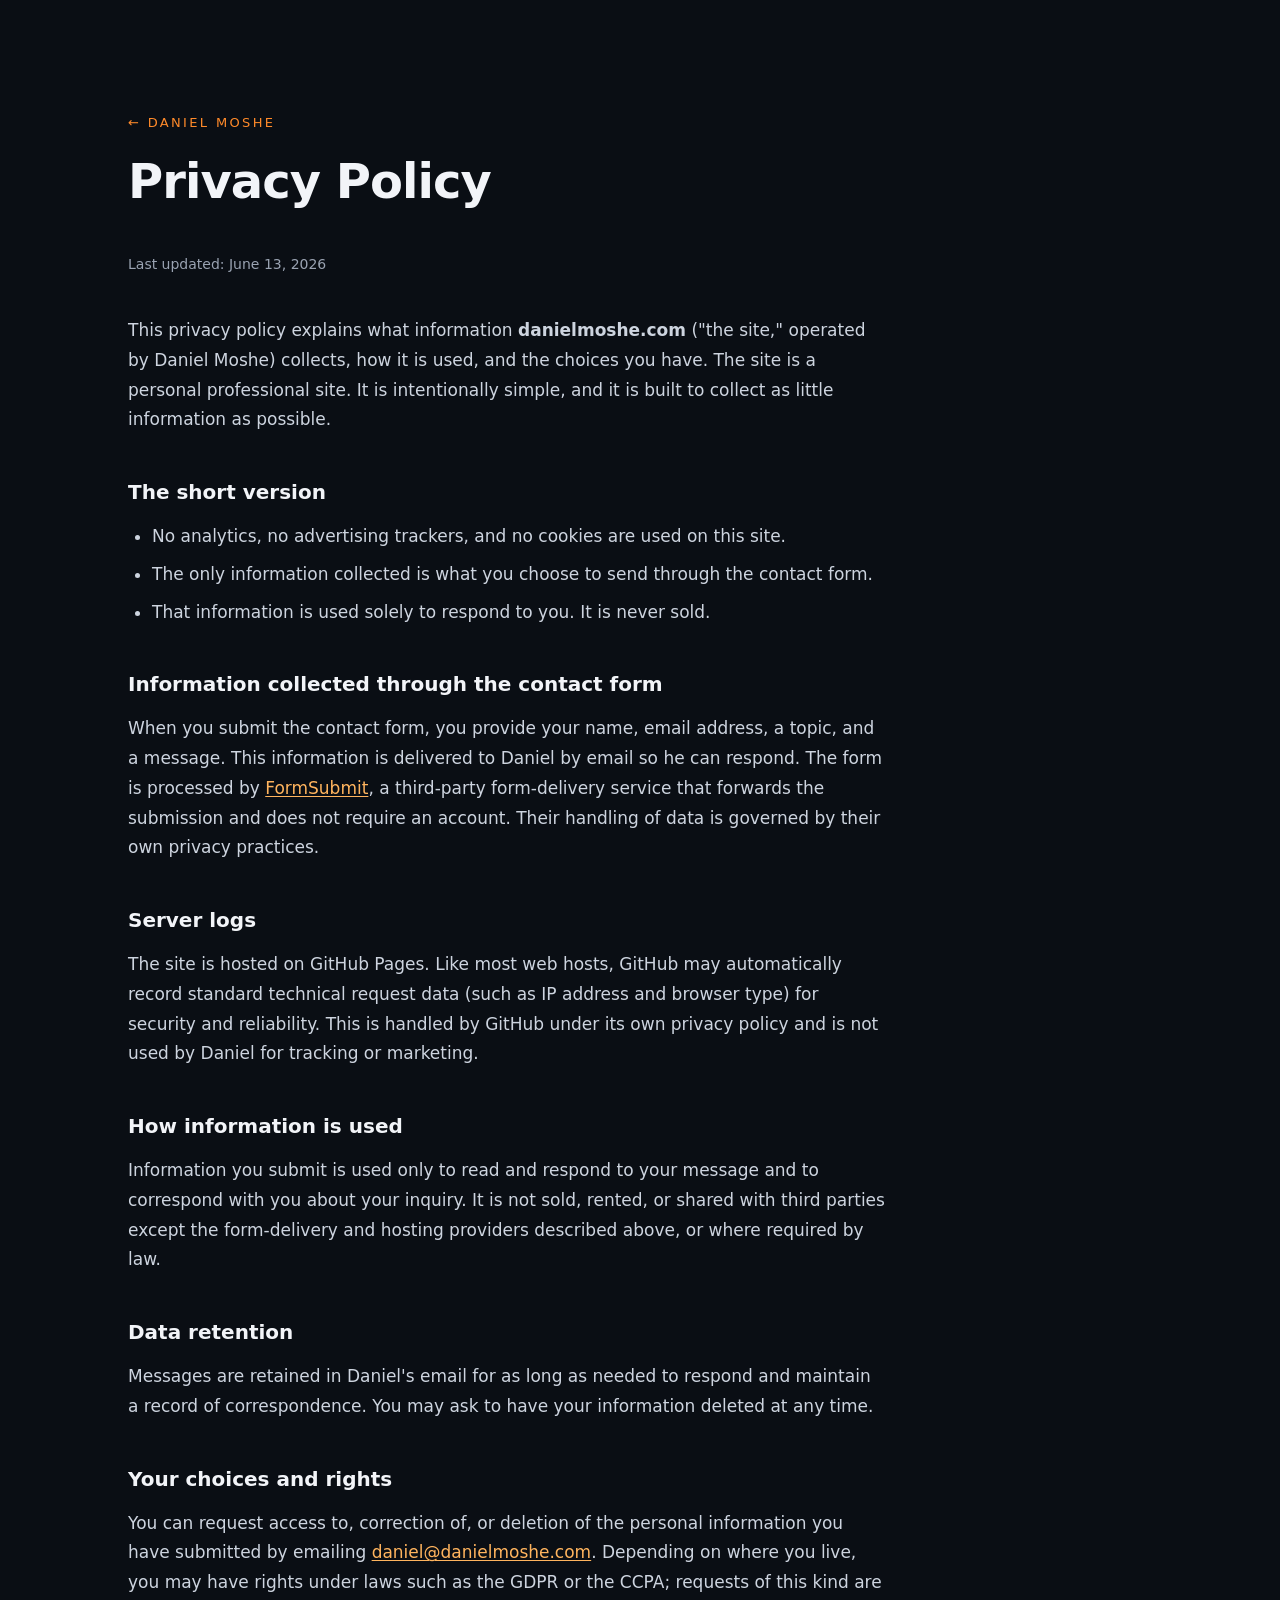
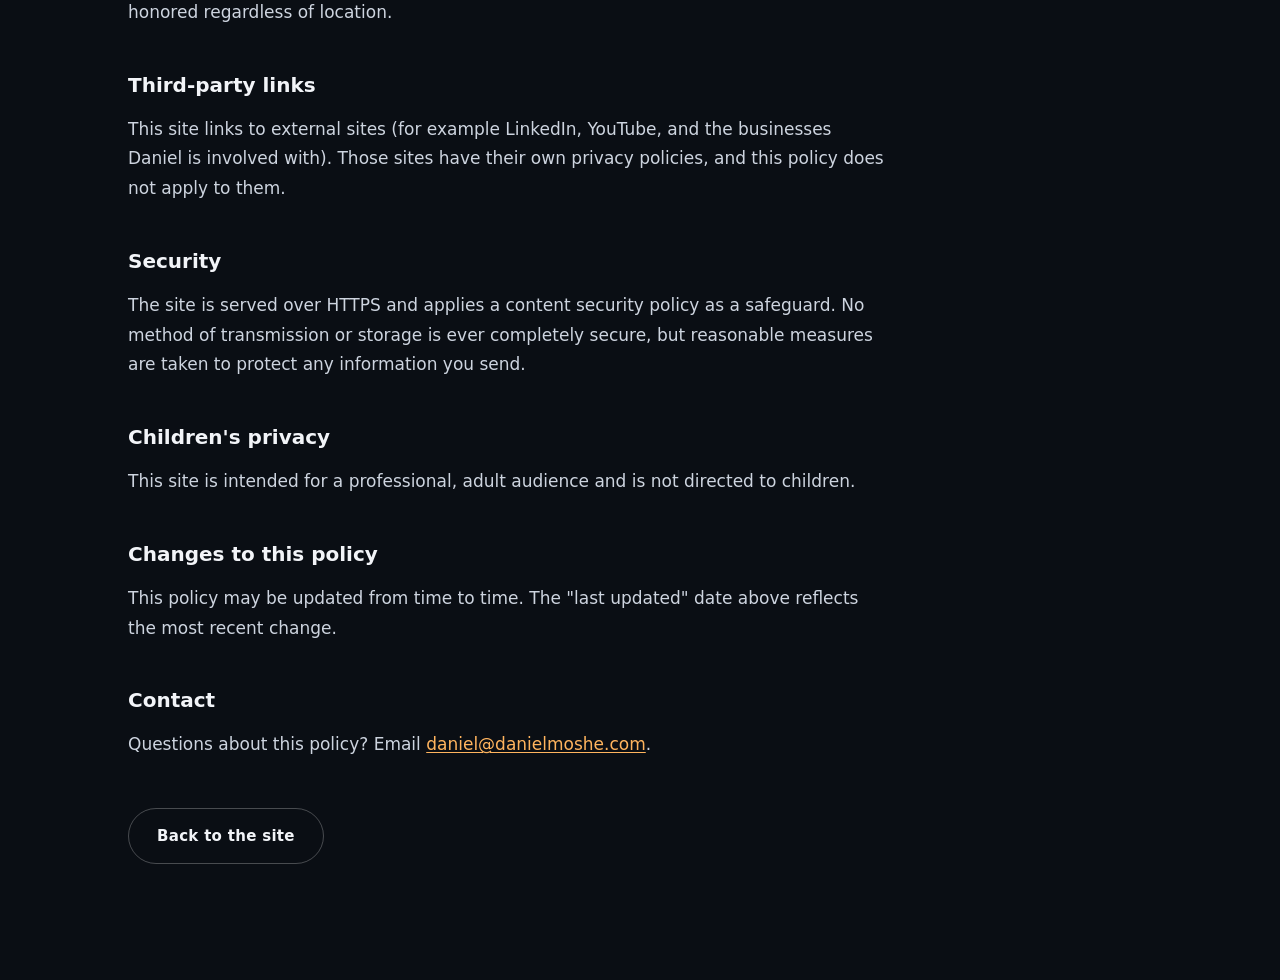
<file: privacy.html>
<!DOCTYPE html>
<html lang="en">
<head>
  <meta charset="UTF-8">
  <meta name="viewport" content="width=device-width, initial-scale=1.0">
  <meta http-equiv="Content-Security-Policy" content="default-src 'self'; script-src 'self'; style-src 'self' https://fonts.googleapis.com; font-src https://fonts.gstatic.com; img-src 'self' data:; base-uri 'self'; object-src 'none'; upgrade-insecure-requests">
  <meta name="referrer" content="strict-origin-when-cross-origin">
  <title>Privacy Policy — Daniel Moshe</title>
  <meta name="description" content="Privacy policy for danielmoshe.com — what information is collected through the contact form, how it is used, and your choices. No tracking, no analytics, no cookies.">
  <link rel="canonical" href="https://danielmoshe.com/privacy.html">
  <link rel="icon" href="/favicon.ico" sizes="48x48">
  <link rel="icon" type="image/png" sizes="192x192" href="/icon-192.png">
  <link rel="apple-touch-icon" href="/apple-touch-icon.png">
  <link rel="preconnect" href="https://fonts.googleapis.com">
  <link rel="preconnect" href="https://fonts.gstatic.com" crossorigin>
  <link href="https://fonts.googleapis.com/css2?family=Space+Grotesk:wght@400;500;600;700&family=Inter:wght@300;400;500;600&display=swap" rel="stylesheet">
  <link rel="stylesheet" href="style.css?v=2">
</head>
<body>

  <main class="site-section legal-page">
    <div class="container">

      <p class="hero-eyebrow"><a href="/">← Daniel Moshe</a></p>
      <h1 class="section-heading">Privacy Policy</h1>
      <p class="legal-updated">Last updated: June 13, 2026</p>

      <div class="legal-body">
        <p>
          This privacy policy explains what information <strong>danielmoshe.com</strong>
          ("the site," operated by Daniel Moshe) collects, how it is used, and the choices
          you have. The site is a personal professional site. It is intentionally simple, and
          it is built to collect as little information as possible.
        </p>

        <h2>The short version</h2>
        <ul>
          <li>No analytics, no advertising trackers, and no cookies are used on this site.</li>
          <li>The only information collected is what you choose to send through the contact form.</li>
          <li>That information is used solely to respond to you. It is never sold.</li>
        </ul>

        <h2>Information collected through the contact form</h2>
        <p>
          When you submit the contact form, you provide your name, email address, a topic, and a
          message. This information is delivered to Daniel by email so he can respond. The form is
          processed by <a href="https://formsubmit.co" target="_blank" rel="noopener noreferrer">FormSubmit</a>,
          a third-party form-delivery service that forwards the submission and does not require an
          account. Their handling of data is governed by their own privacy practices.
        </p>

        <h2>Server logs</h2>
        <p>
          The site is hosted on GitHub Pages. Like most web hosts, GitHub may automatically record
          standard technical request data (such as IP address and browser type) for security and
          reliability. This is handled by GitHub under its own privacy policy and is not used by
          Daniel for tracking or marketing.
        </p>

        <h2>How information is used</h2>
        <p>
          Information you submit is used only to read and respond to your message and to correspond
          with you about your inquiry. It is not sold, rented, or shared with third parties except
          the form-delivery and hosting providers described above, or where required by law.
        </p>

        <h2>Data retention</h2>
        <p>
          Messages are retained in Daniel's email for as long as needed to respond and maintain a
          record of correspondence. You may ask to have your information deleted at any time.
        </p>

        <h2>Your choices and rights</h2>
        <p>
          You can request access to, correction of, or deletion of the personal information you have
          submitted by emailing
          <a href="mailto:daniel@danielmoshe.com">daniel@danielmoshe.com</a>. Depending on where you
          live, you may have rights under laws such as the GDPR or the CCPA; requests of this kind
          are honored regardless of location.
        </p>

        <h2>Third-party links</h2>
        <p>
          This site links to external sites (for example LinkedIn, YouTube, and the businesses Daniel
          is involved with). Those sites have their own privacy policies, and this policy does not
          apply to them.
        </p>

        <h2>Security</h2>
        <p>
          The site is served over HTTPS and applies a content security policy as a safeguard. No
          method of transmission or storage is ever completely secure, but reasonable measures are
          taken to protect any information you send.
        </p>

        <h2>Children's privacy</h2>
        <p>
          This site is intended for a professional, adult audience and is not directed to children.
        </p>

        <h2>Changes to this policy</h2>
        <p>
          This policy may be updated from time to time. The "last updated" date above reflects the
          most recent change.
        </p>

        <h2>Contact</h2>
        <p>
          Questions about this policy? Email
          <a href="mailto:daniel@danielmoshe.com">daniel@danielmoshe.com</a>.
        </p>
      </div>

      <p class="legal-back"><a class="btn btn-ghost" href="/">Back to the site</a></p>

    </div>
  </main>

</body>
</html>
</file>
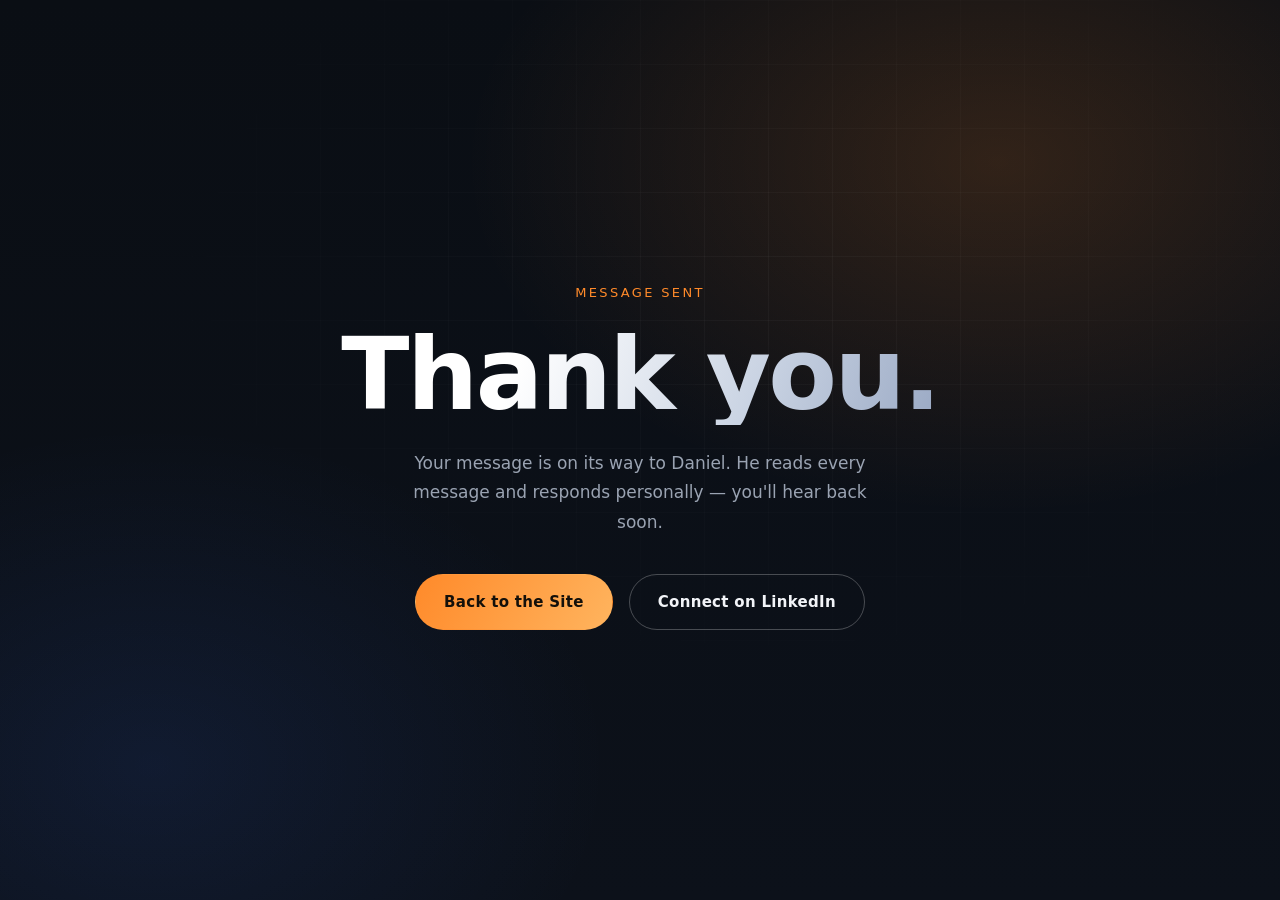
<file: thanks.html>
<!DOCTYPE html>
<html lang="en">
<head>
  <meta charset="UTF-8">
  <meta name="viewport" content="width=device-width, initial-scale=1.0">
  <meta http-equiv="Content-Security-Policy" content="default-src 'self'; script-src 'self'; style-src 'self' https://fonts.googleapis.com; font-src https://fonts.gstatic.com; img-src 'self' data:; base-uri 'self'; object-src 'none'; upgrade-insecure-requests">
  <meta name="referrer" content="strict-origin-when-cross-origin">
  <title>Message Sent — Daniel Moshe</title>
  <meta name="robots" content="noindex">
  <link rel="icon" href="/favicon.ico" sizes="48x48">
  <link rel="icon" type="image/png" sizes="192x192" href="/icon-192.png">
  <link rel="apple-touch-icon" href="/apple-touch-icon.png">
  <link rel="preconnect" href="https://fonts.googleapis.com">
  <link rel="preconnect" href="https://fonts.gstatic.com" crossorigin>
  <link href="https://fonts.googleapis.com/css2?family=Space+Grotesk:wght@400;500;600;700&family=Inter:wght@300;400;500;600&display=swap" rel="stylesheet">
  <link rel="stylesheet" href="style.css?v=2">
</head>
<body>

  <main class="hero thanks-main" aria-label="Message sent">
    <div class="hero-bg" aria-hidden="true"></div>
    <div class="container">
      <p class="hero-eyebrow">Message Sent</p>
      <h1 class="hero-name">Thank you.</h1>
      <p class="hero-descriptor">
        Your message is on its way to Daniel. He reads every message
        and responds personally — you'll hear back soon.
      </p>
      <div class="hero-actions">
        <a class="btn btn-primary" href="/">Back to the Site</a>
        <a class="btn btn-ghost" href="https://www.linkedin.com/in/danmoshe" target="_blank" rel="noopener noreferrer">Connect on LinkedIn</a>
      </div>
    </div>
  </main>

</body>
</html>
</file>
<file: style.css>
/* ============================================================
   Daniel Moshe — danielmoshe.com
   style.css — dark, bold, kinetic
   ============================================================ */

/* === Custom Properties === */
:root {
  --bg:         #0a0e14;
  --bg-alt:     #0f141d;
  --panel:      #131a26;
  --text:       #f2f4f8;
  --muted:      #9aa3b2;
  --accent:     #ff8a2a;
  --accent-2:   #ffb45e;
  --rule:       rgba(255, 255, 255, 0.08);
  --max-w:      1120px;
  --pad-x:      clamp(1.5rem, 5vw, 3rem);
  --section-y:  clamp(5rem, 9vw, 8rem);
  --radius:     14px;

  --display:    'Space Grotesk', system-ui, sans-serif;
  --sans:       'Inter', system-ui, sans-serif;
}

/* === Reset === */
*, *::before, *::after {
  box-sizing: border-box;
  margin: 0;
  padding: 0;
}

html {
  scroll-behavior: smooth;
  scroll-padding-top: 88px;
  -webkit-text-size-adjust: 100%;
}

body {
  background-color: var(--bg);
  color: var(--text);
  font-family: var(--sans);
  font-weight: 300;
  font-size: 1.0625rem;
  line-height: 1.75;
  -webkit-font-smoothing: antialiased;
  -moz-osx-font-smoothing: grayscale;
}

a {
  color: inherit;
  text-decoration: none;
  transition: color 200ms ease;
}

a:hover { color: var(--accent-2); }

img {
  max-width: 100%;
  height: auto;
  display: block;
}

ul, ol { list-style: none; }

.container {
  max-width: var(--max-w);
  margin: 0 auto;
  padding: 0 var(--pad-x);
}

/* === Buttons === */
.btn {
  display: inline-block;
  font-family: var(--display);
  font-weight: 600;
  font-size: 0.9375rem;
  letter-spacing: 0.02em;
  padding: 0.875rem 1.75rem;
  border-radius: 999px;
  border: 1px solid transparent;
  cursor: pointer;
  transition: transform 200ms ease, box-shadow 200ms ease, background 200ms ease, color 200ms ease;
}

.btn-primary {
  background: linear-gradient(120deg, var(--accent), var(--accent-2));
  color: #14100a;
}

.btn-primary:hover {
  color: #14100a;
  transform: translateY(-2px);
  box-shadow: 0 12px 32px rgba(255, 138, 42, 0.35);
}

.btn-ghost {
  border-color: rgba(255, 255, 255, 0.25);
  color: var(--text);
}

.btn-ghost:hover {
  color: var(--text);
  border-color: var(--accent);
  box-shadow: 0 0 0 1px var(--accent) inset;
  transform: translateY(-2px);
}

.btn-block {
  display: block;
  width: 100%;
  text-align: center;
}

/* === Scroll reveal === */
.reveal {
  opacity: 0;
  transform: translateY(22px);
  transition: opacity 650ms ease, transform 650ms ease;
}

.reveal.visible {
  opacity: 1;
  transform: none;
}

@media (prefers-reduced-motion: reduce) {
  .reveal { opacity: 1; transform: none; transition: none; }
  html { scroll-behavior: auto; }
}

/* ============================================================
   Navigation
   ============================================================ */
.site-nav {
  position: fixed;
  top: 0;
  left: 0;
  right: 0;
  z-index: 100;
  padding: 1.1rem 0;
  transition: background 300ms ease, border-bottom-color 300ms ease, padding 300ms ease;
  border-bottom: 1px solid transparent;
}

.site-nav.scrolled {
  background: rgba(10, 14, 20, 0.88);
  border-bottom-color: var(--rule);
  backdrop-filter: blur(10px);
  -webkit-backdrop-filter: blur(10px);
  padding: 0.8rem 0;
}

.nav-inner {
  max-width: var(--max-w);
  margin: 0 auto;
  padding: 0 var(--pad-x);
  display: flex;
  align-items: center;
  justify-content: space-between;
}

.nav-wordmark {
  font-family: var(--display);
  font-weight: 600;
  font-size: 0.875rem;
  letter-spacing: 0.12em;
  text-transform: uppercase;
  color: var(--text);
  display: flex;
  align-items: center;
  gap: 0.625rem;
}

.nav-mark {
  display: inline-grid;
  place-items: center;
  width: 2rem;
  height: 2rem;
  border-radius: 8px;
  font-size: 0.75rem;
  letter-spacing: 0.05em;
  background: linear-gradient(135deg, var(--accent), var(--accent-2));
  color: #14100a;
}

.nav-links {
  display: flex;
  gap: 1.75rem;
  align-items: center;
}

.nav-links a {
  font-size: 0.78rem;
  font-weight: 500;
  letter-spacing: 0.1em;
  text-transform: uppercase;
  color: var(--muted);
}

.nav-links a:hover { color: var(--text); }

.nav-links .nav-cta {
  color: #14100a;
  background: linear-gradient(120deg, var(--accent), var(--accent-2));
  padding: 0.5rem 1.1rem;
  border-radius: 999px;
}

.nav-links .nav-cta:hover {
  color: #14100a;
  box-shadow: 0 8px 24px rgba(255, 138, 42, 0.35);
}

.menu-toggle {
  display: none;
  background: none;
  border: none;
  cursor: pointer;
  padding: 0.375rem;
  color: var(--text);
  line-height: 1;
}

/* ============================================================
   Hero
   ============================================================ */
.hero {
  position: relative;
  min-height: 100vh;
  min-height: 100svh;
  display: flex;
  align-items: center;
  padding-top: 7rem;
  padding-bottom: 4rem;
  overflow: hidden;
}

.hero-bg {
  position: absolute;
  inset: 0;
  z-index: -1;
  background:
    radial-gradient(820px 540px at 78% 18%, rgba(255, 138, 42, 0.16), transparent 65%),
    radial-gradient(700px 520px at 12% 85%, rgba(64, 120, 255, 0.10), transparent 65%),
    linear-gradient(180deg, #0a0e14 0%, #0c111a 100%);
}

.hero-bg::after {
  content: '';
  position: absolute;
  inset: 0;
  background-image:
    linear-gradient(rgba(255,255,255,0.035) 1px, transparent 1px),
    linear-gradient(90deg, rgba(255,255,255,0.035) 1px, transparent 1px);
  background-size: 64px 64px;
  mask-image: radial-gradient(900px 600px at 60% 30%, #000 0%, transparent 75%);
  -webkit-mask-image: radial-gradient(900px 600px at 60% 30%, #000 0%, transparent 75%);
}

.hero-grid {
  display: grid;
  grid-template-columns: 1.4fr 1fr;
  gap: clamp(2rem, 6vw, 5rem);
  align-items: center;
}

.hero-text { animation: heroFadeIn 800ms ease both; }

@keyframes heroFadeIn {
  from { opacity: 0; transform: translateY(18px); }
  to   { opacity: 1; transform: none; }
}

.hero-eyebrow {
  font-size: 0.8125rem;
  font-weight: 500;
  letter-spacing: 0.18em;
  text-transform: uppercase;
  color: var(--accent);
  margin-bottom: 1.25rem;
}

.hero-name {
  font-family: var(--display);
  font-size: clamp(3.25rem, 8.5vw, 6.25rem);
  font-weight: 700;
  line-height: 1.0;
  letter-spacing: -0.025em;
  margin-bottom: 1.25rem;
  background: linear-gradient(110deg, #ffffff 30%, #c8d2e2 70%, #9aa9c4 100%);
  -webkit-background-clip: text;
  background-clip: text;
  -webkit-text-fill-color: transparent;
}

.hero-roles {
  font-family: var(--display);
  font-size: clamp(1.25rem, 2.6vw, 1.75rem);
  font-weight: 500;
  min-height: 2.4em;
  margin-bottom: 1rem;
  color: var(--accent-2);
}

.role-rotator {
  display: inline-block;
  transition: opacity 280ms ease, transform 280ms ease;
}

.role-rotator.role-out {
  opacity: 0;
  transform: translateY(0.5em);
}

.hero-descriptor {
  color: var(--muted);
  max-width: 46ch;
  margin-bottom: 2.25rem;
}

.hero-actions {
  display: flex;
  gap: 1rem;
  flex-wrap: wrap;
  margin-bottom: 2.25rem;
}

.hero-social {
  display: flex;
  gap: 1.1rem;
}

.hero-social a {
  display: grid;
  place-items: center;
  width: 2.5rem;
  height: 2.5rem;
  border-radius: 50%;
  border: 1px solid var(--rule);
  color: var(--muted);
  transition: color 200ms ease, border-color 200ms ease, transform 200ms ease;
}

.hero-social a:hover {
  color: var(--accent-2);
  border-color: var(--accent);
  transform: translateY(-2px);
}

.hero-photo-wrap {
  position: relative;
  justify-self: center;
  width: min(340px, 70vw);
}

.hero-photo-ring {
  position: absolute;
  inset: -14px;
  border-radius: 50%;
  background: conic-gradient(from 140deg, var(--accent), transparent 35%, rgba(64,120,255,0.7) 60%, transparent 80%, var(--accent));
  filter: blur(14px);
  opacity: 0.55;
}

.hero-photo {
  position: relative;
  width: 100%;
  aspect-ratio: 1;
  object-fit: cover;
  border-radius: 50%;
  border: 3px solid rgba(255, 255, 255, 0.14);
  box-shadow: 0 24px 64px rgba(0, 0, 0, 0.55);
}

/* Stats */
.hero-stats {
  margin-top: clamp(3rem, 6vw, 5rem);
  display: grid;
  grid-template-columns: repeat(4, 1fr);
  gap: 1px;
  background: var(--rule);
  border: 1px solid var(--rule);
  border-radius: var(--radius);
  overflow: hidden;
}

.stat {
  background: rgba(255, 255, 255, 0.025);
  padding: 1.5rem 1.25rem;
  text-align: center;
}

.stat-number {
  display: block;
  font-family: var(--display);
  font-size: clamp(1.75rem, 3.4vw, 2.5rem);
  font-weight: 700;
  letter-spacing: -0.02em;
  background: linear-gradient(120deg, var(--accent), var(--accent-2));
  -webkit-background-clip: text;
  background-clip: text;
  -webkit-text-fill-color: transparent;
}

.stat-label {
  display: block;
  margin-top: 0.25rem;
  font-size: 0.8125rem;
  letter-spacing: 0.04em;
  color: var(--muted);
}

/* ============================================================
   Sections — shared
   ============================================================ */
.site-section { padding: var(--section-y) 0; }

.section-alt { background: var(--bg-alt); }

.section-label {
  display: block;
  font-family: var(--display);
  font-size: 0.75rem;
  font-weight: 600;
  letter-spacing: 0.2em;
  text-transform: uppercase;
  color: var(--accent);
  margin-bottom: 1.25rem;
}

.section-heading {
  font-family: var(--display);
  font-size: clamp(1.9rem, 4.2vw, 3rem);
  font-weight: 700;
  line-height: 1.12;
  letter-spacing: -0.02em;
  margin-bottom: clamp(2rem, 4vw, 3.25rem);
}

/* ============================================================
   Story
   ============================================================ */
.story-grid {
  display: grid;
  grid-template-columns: 1.15fr 1fr;
  gap: clamp(2.5rem, 6vw, 5rem);
  align-items: start;
}

.story-body p {
  margin-bottom: 1.5rem;
  color: #cdd4df;
}

.story-body p:last-child { margin-bottom: 0; }

.timeline {
  position: relative;
  padding-left: 1.75rem;
  border-left: 1px solid var(--rule);
  display: flex;
  flex-direction: column;
  gap: 1.75rem;
}

.timeline-item { position: relative; }

.timeline-item::before {
  content: '';
  position: absolute;
  left: calc(-1.75rem - 5px);
  top: 0.55em;
  width: 9px;
  height: 9px;
  border-radius: 50%;
  background: var(--accent);
  box-shadow: 0 0 0 4px rgba(255, 138, 42, 0.18);
}

.timeline-year {
  font-family: var(--display);
  font-weight: 700;
  font-size: 1rem;
  letter-spacing: 0.06em;
  color: var(--accent-2);
}

.timeline-item p {
  font-size: 0.9375rem;
  color: var(--muted);
  line-height: 1.65;
  margin-top: 0.125rem;
}

.honors {
  margin-top: clamp(3rem, 5vw, 4.5rem);
}

.honors-list {
  display: flex;
  flex-wrap: wrap;
  gap: 0.75rem;
}

.honors-list li {
  font-size: 0.8125rem;
  color: #cdd4df;
  background: var(--panel);
  border: 1px solid var(--rule);
  border-radius: 999px;
  padding: 0.5rem 1.1rem;
  transition: border-color 200ms ease;
}

.honors-list li:hover {
  border-color: rgba(255, 138, 42, 0.45);
}

/* ============================================================
   Ventures
   ============================================================ */
.venture-rows {
  display: grid;
  grid-template-columns: repeat(2, 1fr);
  gap: clamp(1.5rem, 3vw, 2.25rem);
  margin-bottom: clamp(1.5rem, 3vw, 2.25rem);
}

.venture-row {
  background: var(--panel);
  border: 1px solid var(--rule);
  border-radius: var(--radius);
  padding: clamp(1.5rem, 2.5vw, 2rem);
  display: flex;
  flex-direction: column;
  transition: transform 250ms ease, border-color 250ms ease, box-shadow 250ms ease;
}

.venture-row:hover {
  transform: translateY(-5px);
  border-color: rgba(255, 138, 42, 0.45);
  box-shadow: 0 20px 48px rgba(0, 0, 0, 0.45);
}

.venture-logo {
  background: #fff;
  border-radius: 10px;
  height: 96px;
  display: grid;
  place-items: center;
  padding: 1rem 1.5rem;
  margin-bottom: 1.375rem;
}

.venture-logo img {
  max-height: 60px;
  max-width: 220px;
  width: auto;
  object-fit: contain;
}

.venture-row .venture-card-header { margin-bottom: 0.75rem; }

.venture-row h3 {
  font-family: var(--display);
  font-size: 1.375rem;
  font-weight: 600;
  letter-spacing: -0.01em;
}

.venture-row p {
  font-size: 0.9375rem;
  color: var(--muted);
  margin-bottom: 1.25rem;
  flex: 1;
}

.venture-cards {
  display: grid;
  grid-template-columns: repeat(2, 1fr);
  gap: clamp(1.5rem, 3vw, 2.25rem);
}

.venture-card {
  background: var(--panel);
  border: 1px solid var(--rule);
  border-radius: var(--radius);
  overflow: hidden;
  display: flex;
  flex-direction: column;
  transition: transform 250ms ease, border-color 250ms ease, box-shadow 250ms ease;
}

/* With an odd number of cards, let the last one span the full row */
.venture-card:last-child:nth-child(odd) {
  grid-column: 1 / -1;
}

.venture-card:last-child:nth-child(odd) .venture-card-media {
  aspect-ratio: 16 / 6;
}

.venture-card:hover {
  transform: translateY(-5px);
  border-color: rgba(255, 138, 42, 0.45);
  box-shadow: 0 20px 48px rgba(0, 0, 0, 0.45);
}

.venture-card-media {
  aspect-ratio: 16 / 8.5;
  overflow: hidden;
}

.venture-card-media img {
  width: 100%;
  height: 100%;
  object-fit: cover;
  transition: transform 600ms ease;
}

.venture-card:hover .venture-card-media img { transform: scale(1.05); }

.venture-card-body {
  padding: 1.75rem;
  display: flex;
  flex-direction: column;
  flex: 1;
}

.venture-card-header { margin-bottom: 0.75rem; }

.venture-card-header h3 {
  font-family: var(--display);
  font-size: 1.375rem;
  font-weight: 600;
  letter-spacing: -0.01em;
}

.venture-meta {
  font-size: 0.78rem;
  font-weight: 500;
  letter-spacing: 0.08em;
  text-transform: uppercase;
  color: var(--accent);
}

.venture-card-body p {
  font-size: 0.9375rem;
  color: var(--muted);
  margin-bottom: 1.25rem;
  flex: 1;
}

.card-link {
  font-family: var(--display);
  font-size: 0.875rem;
  font-weight: 600;
  color: var(--text);
}

.card-link:hover { color: var(--accent-2); }

/* ============================================================
   EOS
   ============================================================ */
.eos-section {
  background:
    radial-gradient(700px 420px at 85% 20%, rgba(255, 138, 42, 0.10), transparent 65%),
    var(--bg);
}

.eos-grid {
  display: grid;
  grid-template-columns: 1.2fr 1fr;
  gap: clamp(2.5rem, 5vw, 4rem);
  align-items: start;
}

.eos-body p { color: #cdd4df; margin-bottom: 1.5rem; }

.eos-list {
  display: flex;
  flex-direction: column;
  gap: 1rem;
}

.eos-list li {
  padding-left: 1.5rem;
  position: relative;
  color: var(--muted);
}

.eos-list li strong { color: var(--text); font-weight: 600; }

.eos-list li::before {
  content: '→';
  position: absolute;
  left: 0;
  color: var(--accent);
}

.eos-cta-card {
  background: linear-gradient(150deg, rgba(255, 138, 42, 0.14), rgba(255, 138, 42, 0.04));
  border: 1px solid rgba(255, 138, 42, 0.35);
  border-radius: var(--radius);
  padding: 2.25rem;
}

.eos-cta-card h3 {
  font-family: var(--display);
  font-size: 1.5rem;
  font-weight: 700;
  margin-bottom: 0.875rem;
}

.eos-cta-card p {
  font-size: 0.9375rem;
  color: #cdd4df;
  margin-bottom: 1.75rem;
}

.eos-photos {
  margin-top: clamp(2.5rem, 4vw, 3.5rem);
  display: grid;
  grid-template-columns: repeat(3, 1fr);
  gap: clamp(1.25rem, 2.5vw, 2rem);
}

.eos-photos figure {
  border: 1px solid var(--rule);
  border-radius: var(--radius);
  overflow: hidden;
  background: var(--panel);
}

.eos-photos img {
  width: 100%;
  aspect-ratio: 16 / 10;
  object-fit: cover;
}

.eos-photos figcaption {
  font-size: 0.8125rem;
  color: var(--muted);
  padding: 0.875rem 1.25rem;
}

/* ============================================================
   Media
   ============================================================ */
.media-subhead {
  font-family: var(--display);
  font-size: 1.05rem;
  font-weight: 600;
  letter-spacing: 0.04em;
  text-transform: uppercase;
  color: var(--text);
  margin-bottom: 1.5rem;
}

.video-cards {
  display: grid;
  grid-template-columns: repeat(2, 1fr);
  gap: clamp(1.25rem, 2.5vw, 2rem);
  margin-bottom: clamp(3rem, 5vw, 4.5rem);
}

.video-card {
  background: var(--panel);
  border: 1px solid var(--rule);
  border-radius: var(--radius);
  overflow: hidden;
  transition: transform 250ms ease, border-color 250ms ease, box-shadow 250ms ease;
}

.video-card:hover {
  transform: translateY(-5px);
  border-color: rgba(255, 138, 42, 0.45);
  box-shadow: 0 20px 48px rgba(0, 0, 0, 0.45);
  color: inherit;
}

.video-thumb {
  position: relative;
  aspect-ratio: 16 / 9;
  overflow: hidden;
}

.video-thumb img {
  width: 100%;
  height: 100%;
  object-fit: cover;
  transition: transform 600ms ease;
}

.video-card:hover .video-thumb img { transform: scale(1.05); }

.play-badge {
  position: absolute;
  inset: 0;
  margin: auto;
  width: 3.25rem;
  height: 3.25rem;
  display: grid;
  place-items: center;
  border-radius: 50%;
  background: rgba(10, 14, 20, 0.72);
  border: 1px solid rgba(255, 255, 255, 0.35);
  color: var(--accent-2);
  font-size: 1rem;
  padding-left: 3px;
  backdrop-filter: blur(4px);
  transition: background 200ms ease, transform 200ms ease;
}

.video-card:hover .play-badge {
  background: rgba(255, 138, 42, 0.92);
  color: #14100a;
  transform: scale(1.08);
}

.video-card-body { padding: 1.25rem 1.5rem 1.5rem; }

.video-card-body h4 {
  font-family: var(--display);
  font-size: 1.05rem;
  font-weight: 600;
  line-height: 1.3;
  margin-bottom: 0.375rem;
  color: var(--text);
}

.video-card-body p {
  font-size: 0.8125rem;
  color: var(--muted);
}

.media-columns {
  display: grid;
  grid-template-columns: 1fr 1fr;
  gap: clamp(2.5rem, 5vw, 4rem);
}

.media-list {
  display: flex;
  flex-direction: column;
}

.media-list li { border-top: 1px solid var(--rule); }

.media-list li:last-child { border-bottom: 1px solid var(--rule); }

.media-list a {
  display: block;
  padding: 1.125rem 0.25rem;
  transition: background 200ms ease, padding-left 200ms ease;
}

.media-list a:hover {
  background: rgba(255, 255, 255, 0.025);
  padding-left: 0.75rem;
  color: inherit;
}

.media-title {
  display: block;
  font-weight: 500;
  color: var(--text);
  line-height: 1.45;
}

.media-list a:hover .media-title { color: var(--accent-2); }

.media-source {
  display: block;
  font-size: 0.8125rem;
  color: var(--muted);
  margin-top: 0.125rem;
}

/* ============================================================
   Speaking
   ============================================================ */
.speaking-grid {
  display: grid;
  grid-template-columns: 1fr 1.1fr;
  gap: clamp(2.5rem, 5vw, 4.5rem);
  align-items: center;
}

.speaking-media {
  border-radius: var(--radius);
  overflow: hidden;
  border: 1px solid var(--rule);
}

.speaking-media a { display: block; }

.speaking-media img {
  width: 100%;
  height: 100%;
  object-fit: cover;
  transition: transform 600ms ease;
}

.speaking-media a:hover img { transform: scale(1.03); }

.speaking-credit {
  font-size: 0.78rem;
  color: var(--muted);
  padding: 0.75rem 1rem;
  border-top: 1px solid var(--rule);
  background: var(--panel);
}

.speaking-body > p { color: #cdd4df; margin-bottom: 1.75rem; }

.speaking-topics {
  margin-bottom: 2.25rem;
  display: flex;
  flex-direction: column;
  gap: 0.75rem;
}

.speaking-topics li {
  padding-left: 1.5rem;
  position: relative;
  color: var(--muted);
}

.speaking-topics li::before {
  content: '→';
  position: absolute;
  left: 0;
  color: var(--accent);
}

/* ============================================================
   Values
   ============================================================ */
.values-grid {
  display: grid;
  grid-template-columns: repeat(4, 1fr);
  gap: clamp(1.25rem, 2.5vw, 2rem);
}

.value {
  background: var(--panel);
  border: 1px solid var(--rule);
  border-radius: var(--radius);
  padding: 2rem 1.75rem;
  transition: transform 250ms ease, border-color 250ms ease;
}

.value:hover {
  transform: translateY(-4px);
  border-color: rgba(255, 138, 42, 0.45);
}

.value-letter {
  display: block;
  font-family: var(--display);
  font-size: 2.5rem;
  font-weight: 700;
  line-height: 1;
  margin-bottom: 1rem;
  background: linear-gradient(120deg, var(--accent), var(--accent-2));
  -webkit-background-clip: text;
  background-clip: text;
  -webkit-text-fill-color: transparent;
}

.value-name {
  font-family: var(--display);
  font-size: 1.2rem;
  font-weight: 600;
  margin-bottom: 0.5rem;
}

.value p {
  color: var(--muted);
  font-size: 0.9rem;
  line-height: 1.65;
}

/* ============================================================
   Beyond the Boardroom
   ============================================================ */
.beyond-cards {
  display: grid;
  grid-template-columns: repeat(3, 1fr);
  gap: clamp(1.25rem, 2.5vw, 2rem);
  margin-bottom: clamp(3rem, 5vw, 4.5rem);
}

.beyond-card {
  position: relative;
  border-radius: var(--radius);
  overflow: hidden;
  border: 1px solid var(--rule);
  aspect-ratio: 3 / 4;
}

.beyond-card img {
  width: 100%;
  height: 100%;
  object-fit: cover;
  transition: transform 700ms ease;
}

.beyond-card:hover img { transform: scale(1.06); }

.beyond-card-wide {
  grid-column: 1 / -1;
  aspect-ratio: 21 / 8;
}

.beyond-card figcaption {
  position: absolute;
  inset: auto 0 0 0;
  padding: 1.5rem;
  background: linear-gradient(180deg, transparent, rgba(8, 11, 16, 0.92) 55%);
}

.beyond-card h3 {
  font-family: var(--display);
  font-size: 1.25rem;
  font-weight: 600;
  margin-bottom: 0.375rem;
}

.beyond-card figcaption p {
  font-size: 0.875rem;
  color: #c3cad6;
  line-height: 1.55;
}

.bookshelf {
  border: 1px solid var(--rule);
  border-radius: var(--radius);
  background: var(--panel);
  padding: clamp(1.75rem, 3vw, 2.5rem);
}

.book-list {
  display: grid;
  grid-template-columns: repeat(2, 1fr);
  gap: 0.875rem 2.5rem;
}

.book-list li {
  color: var(--muted);
  font-size: 0.9375rem;
  display: flex;
  align-items: center;
  gap: 1rem;
}

.book-cover {
  flex-shrink: 0;
  width: 66px;
  height: 100px;
  object-fit: cover;
  border-radius: 4px;
  border: 1px solid var(--rule);
  box-shadow: 0 6px 16px rgba(0, 0, 0, 0.4);
}

.book-list li strong { color: var(--text); font-weight: 600; }

/* ============================================================
   FAQ
   ============================================================ */
.faq-list {
  max-width: 760px;
}

.faq-item {
  border-top: 1px solid var(--rule);
  padding: 0.25rem 0;
}

.faq-item:last-child {
  border-bottom: 1px solid var(--rule);
}

.faq-item summary {
  font-family: var(--display);
  font-size: clamp(1.05rem, 2vw, 1.25rem);
  font-weight: 500;
  color: var(--text);
  cursor: pointer;
  list-style: none;
  padding: 1.25rem 2.5rem 1.25rem 0;
  position: relative;
  transition: color 200ms ease;
}

.faq-item summary::-webkit-details-marker { display: none; }

.faq-item summary:hover { color: var(--accent-2); }

.faq-item summary::after {
  content: '+';
  position: absolute;
  right: 0.25rem;
  top: 50%;
  transform: translateY(-50%);
  font-size: 1.5rem;
  font-weight: 300;
  color: var(--accent);
  transition: transform 200ms ease;
}

.faq-item[open] summary::after {
  content: '−';
}

.faq-item p {
  color: var(--muted);
  font-size: 0.9375rem;
  line-height: 1.7;
  padding: 0 0 1.5rem;
  max-width: 64ch;
}

.faq-item a {
  color: var(--accent-2);
  text-decoration: underline;
  text-underline-offset: 2px;
}

/* Honeypot — must stay visually hidden but reachable to bots */
.hp {
  display: none !important;
}

/* Reliable hide that beats component display rules (e.g. .contact-form flex) */
.is-hidden {
  display: none !important;
}

/* ============================================================
   Contact
   ============================================================ */
.contact-section {
  background:
    radial-gradient(720px 460px at 18% 15%, rgba(255, 138, 42, 0.10), transparent 65%),
    var(--bg-alt);
}

.contact-intro {
  color: var(--muted);
  max-width: 56ch;
  margin-bottom: clamp(2.5rem, 4vw, 3.5rem);
}

.contact-grid {
  display: grid;
  grid-template-columns: 1.2fr 1fr;
  gap: clamp(2.5rem, 5vw, 4.5rem);
  align-items: start;
}

.contact-form {
  background: var(--panel);
  border: 1px solid var(--rule);
  border-radius: var(--radius);
  padding: clamp(1.75rem, 3vw, 2.5rem);
  display: flex;
  flex-direction: column;
  gap: 1.375rem;
}

.form-row {
  display: flex;
  flex-direction: column;
  gap: 0.45rem;
}

.form-row label {
  font-family: var(--display);
  font-size: 0.78rem;
  font-weight: 600;
  letter-spacing: 0.1em;
  text-transform: uppercase;
  color: var(--muted);
}

.contact-form input[type="text"],
.contact-form input[type="email"],
.contact-form select,
.contact-form textarea {
  width: 100%;
  background: rgba(255, 255, 255, 0.04);
  border: 1px solid var(--rule);
  border-radius: 10px;
  color: var(--text);
  font-family: var(--sans);
  font-size: 0.9375rem;
  font-weight: 300;
  padding: 0.8rem 1rem;
  transition: border-color 200ms ease, box-shadow 200ms ease;
}

.contact-form select { appearance: none; }

.contact-form select:invalid { color: var(--muted); }

.contact-form option { background: var(--panel); color: var(--text); }

.contact-form ::placeholder { color: #6b7484; }

.contact-form input:focus,
.contact-form select:focus,
.contact-form textarea:focus {
  outline: none;
  border-color: var(--accent);
  box-shadow: 0 0 0 3px rgba(255, 138, 42, 0.18);
}

.contact-form textarea { resize: vertical; min-height: 8rem; }

.form-status {
  border-radius: var(--radius);
  padding: 1.5rem 1.75rem;
  font-size: 0.9375rem;
  line-height: 1.6;
  outline: none;
}

.form-status strong {
  font-family: var(--display);
  font-weight: 600;
  color: var(--text);
}

.form-status-success {
  background: linear-gradient(150deg, rgba(255, 138, 42, 0.16), rgba(255, 138, 42, 0.05));
  border: 1px solid rgba(255, 138, 42, 0.4);
  color: #e4e9f0;
}

.form-status-error {
  background: rgba(220, 80, 60, 0.10);
  border: 1px solid rgba(220, 80, 60, 0.45);
  color: #f0d9d5;
}

.form-status-error a {
  color: var(--accent-2);
  text-decoration: underline;
}

.contact-direct h3 {
  font-family: var(--display);
  font-size: 1.2rem;
  font-weight: 600;
  margin-bottom: 1.5rem;
}

.contact-items {
  display: flex;
  flex-direction: column;
  gap: 1.125rem;
}

.contact-item {
  display: flex;
  align-items: baseline;
  gap: 1.25rem;
}

.contact-label {
  font-family: var(--display);
  font-size: 0.7rem;
  font-weight: 600;
  letter-spacing: 0.12em;
  text-transform: uppercase;
  color: var(--accent);
  min-width: 6rem;
  flex-shrink: 0;
}

.contact-link {
  font-size: 0.9375rem;
  color: #cdd4df;
  overflow-wrap: break-word;
  word-break: break-word;
}

/* ============================================================
   Legal / Privacy page
   ============================================================ */
.legal-page { padding-top: clamp(5rem, 10vw, 7rem); }

.legal-page .hero-eyebrow a { color: var(--accent); }
.legal-page .hero-eyebrow a:hover { color: var(--accent-2); }

.legal-updated {
  color: var(--muted);
  font-size: 0.875rem;
  margin: -0.5rem 0 2.5rem;
}

.legal-body { max-width: 70ch; }

.legal-body h2 {
  font-family: var(--display);
  font-size: 1.25rem;
  font-weight: 600;
  color: var(--text);
  margin: 2.5rem 0 0.75rem;
}

.legal-body p { color: #cdd4df; margin-bottom: 1.25rem; }

.legal-body ul {
  list-style: disc;
  padding-left: 1.5rem;
  margin-bottom: 1.25rem;
}

.legal-body ul li {
  color: #cdd4df;
  margin-bottom: 0.5rem;
}

.legal-body a {
  color: var(--accent-2);
  text-decoration: underline;
  text-underline-offset: 2px;
}

.legal-back { margin-top: 3rem; }

/* ============================================================
   Thank-you page
   ============================================================ */
.thanks-main { text-align: center; }
.thanks-main .hero-name { margin-bottom: 1.5rem; }
.thanks-main .hero-descriptor { margin: 0 auto 2.25rem; }
.thanks-main .hero-actions { justify-content: center; }

/* ============================================================
   Footer
   ============================================================ */
.site-footer {
  padding: 2.75rem 0;
  border-top: 1px solid var(--rule);
  background: var(--bg);
}

.footer-inner {
  max-width: var(--max-w);
  margin: 0 auto;
  padding: 0 var(--pad-x);
  display: flex;
  align-items: flex-start;
  justify-content: space-between;
  gap: 1.5rem;
  flex-wrap: wrap;
}

.footer-copy {
  font-size: 0.8125rem;
  color: var(--muted);
  line-height: 1.8;
}

.footer-fineprint {
  font-size: 0.71875rem;
  color: #5d6677;
}

.footer-fineprint a { text-decoration: underline; }

.footer-nav {
  display: flex;
  gap: 1.5rem;
  align-items: center;
  flex-wrap: wrap;
}

.footer-nav a {
  font-size: 0.71875rem;
  letter-spacing: 0.1em;
  text-transform: uppercase;
  color: var(--muted);
  font-weight: 500;
}

.footer-nav a:hover { color: var(--accent-2); }

/* ============================================================
   Responsive
   ============================================================ */
@media (max-width: 1000px) {
  .values-grid { grid-template-columns: 1fr 1fr; }
  .beyond-cards { grid-template-columns: 1fr 1fr; }
}

@media (max-width: 860px) {
  .hero-grid {
    grid-template-columns: 1fr;
    gap: 2.5rem;
    text-align: center;
  }

  .hero-photo-wrap {
    order: -1;
    width: min(240px, 60vw);
    margin: 0 auto;
  }

  .hero-descriptor { margin-left: auto; margin-right: auto; }
  .hero-actions, .hero-social { justify-content: center; }

  .hero-stats { grid-template-columns: 1fr 1fr; }

  .story-grid,
  .eos-grid,
  .speaking-grid,
  .media-columns,
  .contact-grid,
  .eos-photos,
  .venture-rows,
  .venture-cards { grid-template-columns: 1fr; }

  .speaking-media { max-height: 340px; }
  .book-list { grid-template-columns: 1fr; }
}

@media (max-width: 640px) {
  .menu-toggle { display: block; }

  .nav-links {
    display: none;
    position: absolute;
    top: 100%;
    left: 0;
    right: 0;
    flex-direction: column;
    gap: 0;
    background: rgba(10, 14, 20, 0.98);
    border-top: 1px solid var(--rule);
    padding: 0.375rem 0;
    align-items: stretch;
  }

  .nav-links.open { display: flex; }

  .nav-links a {
    padding: 0.875rem var(--pad-x);
    font-size: 0.8125rem;
    color: var(--text);
    border-bottom: 1px solid var(--rule);
  }

  .nav-links a:last-child { border-bottom: none; }

  .nav-links .nav-cta {
    background: none;
    color: var(--accent-2);
    border-radius: 0;
    padding: 0.875rem var(--pad-x);
  }

  .video-cards { grid-template-columns: 1fr; }
  .values-grid { grid-template-columns: 1fr; }
  .beyond-cards { grid-template-columns: 1fr; }
  .beyond-card { aspect-ratio: 4 / 3; }

  .contact-item {
    flex-direction: column;
    gap: 0.125rem;
  }

  .contact-label { min-width: auto; }
}

/* ============================================================
   Print
   ============================================================ */
@media print {
  body { background: #fff; color: #000; }
  .site-nav, .menu-toggle, .hero-bg, .hero-photo-ring { display: none; }
  .hero { min-height: auto; padding-top: 2rem; }
  .site-section { padding: 2rem 0; break-inside: avoid; }
  .reveal { opacity: 1; transform: none; }
}
</file>
